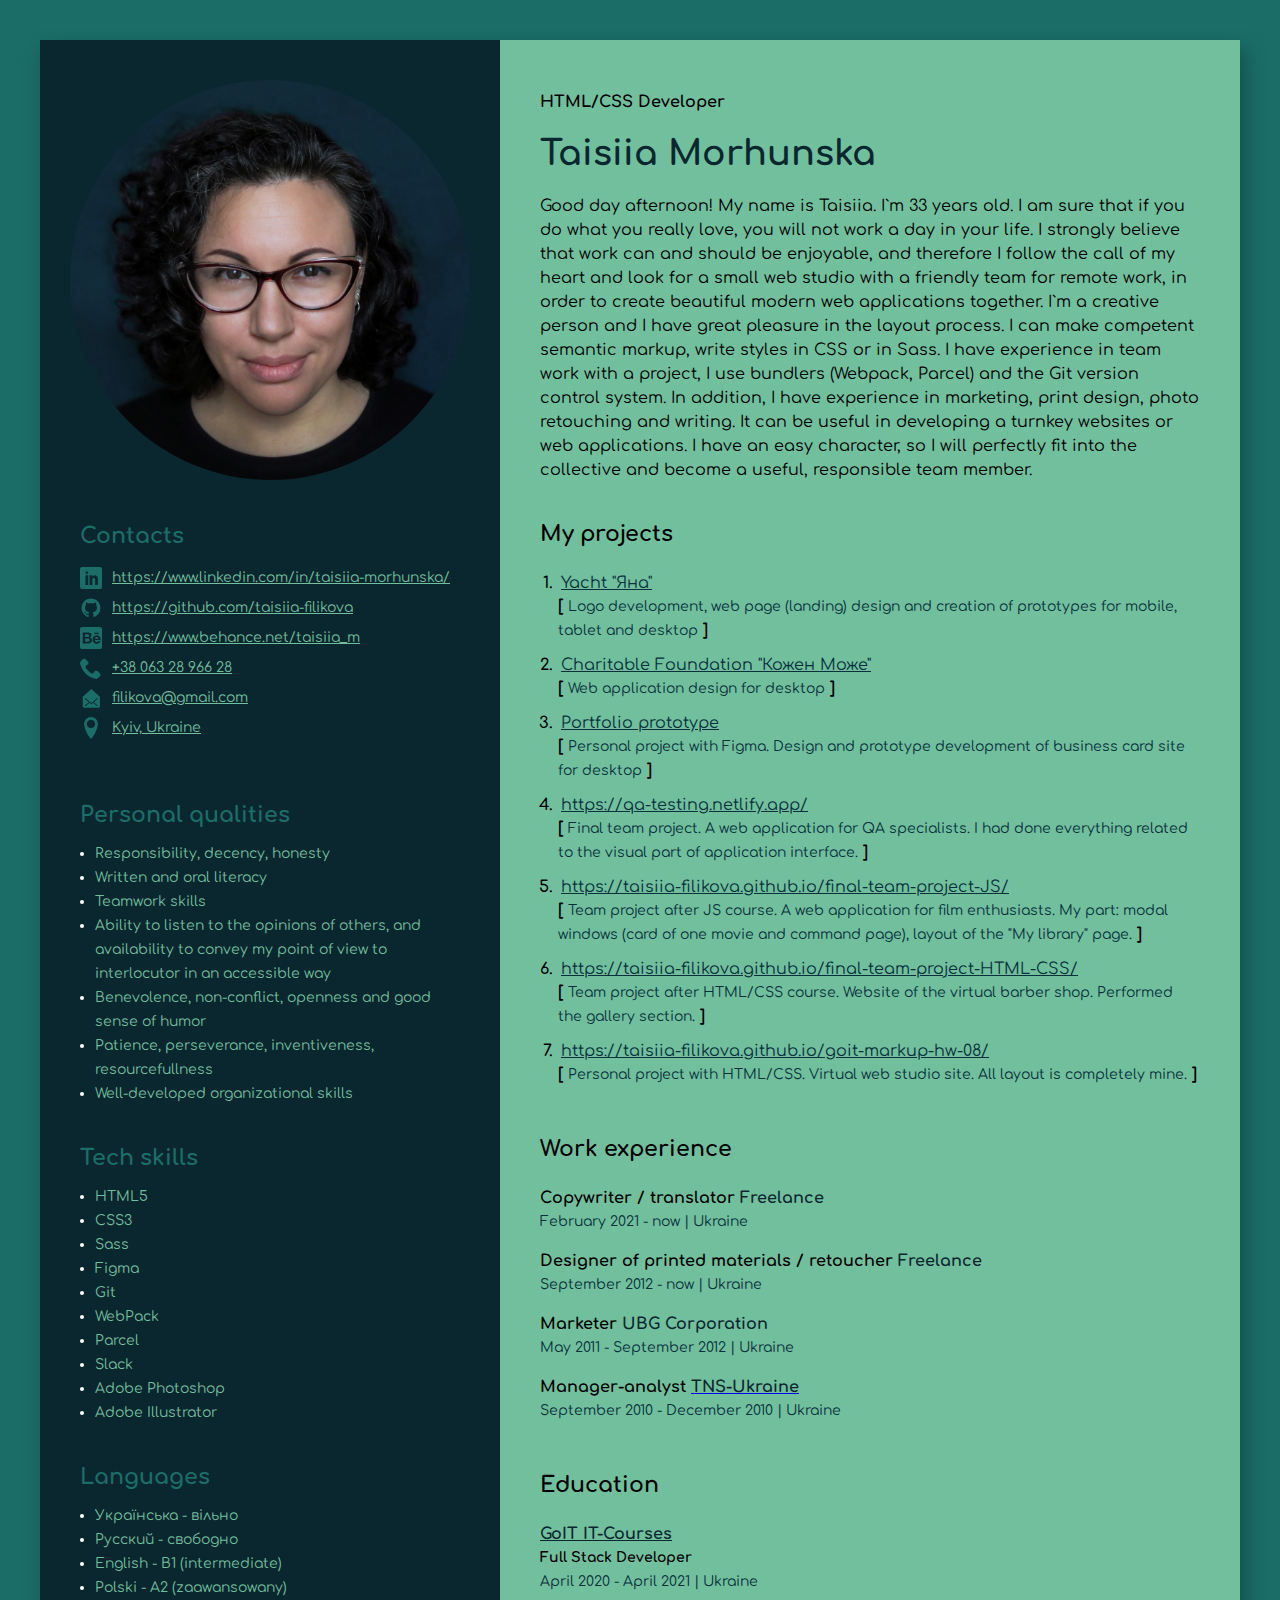
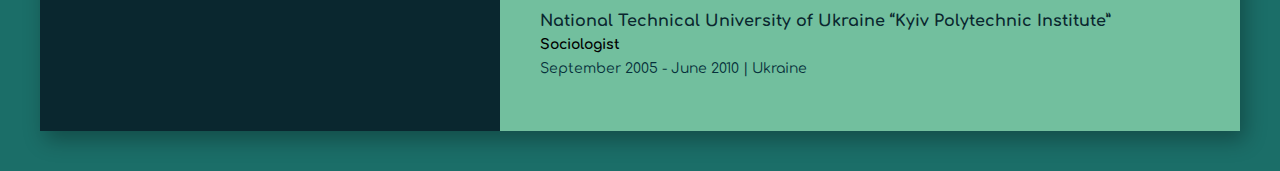
<file: index.html>
<!DOCTYPE html>
<html lang="en">

<head>
  <meta charset="UTF-8" />
  <meta name="viewport" content="width=device-width, initial-scale=1.0" />
  <title>Taisiia Morhunska resume</title>
  <link rel="stylesheet" href="./css/style.css" />
  <link href="https://fonts.googleapis.com/css?family=Comfortaa&display=swap" rel="stylesheet" />
  <link rel="stylesheet" href="https://github.com/taisiia-filikova">
</head>

<body>
  <!--main conteiner-->
  <div class="wrapper">
    <aside class="sidebar">
      <img class="photo" src="./img/tm.jpg" alt="Taisiia's Photo" />

      <!--contacts conteiner-->
      <div class="contacts-conteiner">
        <h3 class="contacts-title">Contacts</h3>
        <div class="contacts">
          <svg width="22" height="22" class="icon">
            <use href="./img/sprite.svg#linkedin"></use>
          </svg>
          <a href="https://www.linkedin.com/in/taisiia-morhunska/" class="contacts-link">
            https://www.linkedin.com/in/taisiia-morhunska/
          </a>
        </div>
        <div class="contacts">
          <svg width="22" height="22" class="icon">
            <use href="./img/sprite.svg#github"></use>
          </svg>
          <a href="https://github.com/taisiia-filikova" class="contacts-link">
            https://github.com/taisiia-filikova</a>
        </div>
        <div class="contacts">
          <svg width="22" height="22" class="icon">
            <use href="./img/sprite.svg#behance"></use>
          </svg>
          <a href="https://www.behance.net/taisiia_m" class="contacts-link">
            https://www.behance.net/taisiia_m
          </a>
        </div>
        <div class="contacts">
          <svg width="22" height="22" class="icon">
            <use href="./img/sprite.svg#phone"></use>
          </svg>
          <a class="contacts-link" href="tel:+380632896628">+38 063 28 966 28</a>
        </div>
        <div class="contacts">
          <svg width="22" height="22" class="icon">
            <use href="./img/sprite.svg#mail"></use>
          </svg>
          <a class="contacts-link" href="mailto:filikova@gmail.com">filikova@gmail.com</a>
        </div>
        <div class="contacts">
          <svg width="22" height="22" class="icon">
            <use href="./img/sprite.svg#location"></use>
          </svg>
          <a href="https://www.google.com/maps/place/%D0%9A%D0%B8%D0%B5%D0%B2,+02000/@50.401699,30.252512,10z/data=!3m1!4b1!4m5!3m4!1s0x40d4cf4ee15a4505:0x764931d2170146fe!8m2!3d50.4501!4d30.5234"
            class="contacts-link">
            Kyiv, Ukraine
          </a>
        </div>
      </div>

      <!--my own skills conteiner-->
      <div class="my-own-skills-conteiner">
        <h3 class="my-own-skills-title">Personal qualities</h3>
        <ul>
          <li class="my-own-skills-item">
            <span class="my-own-skills-text">Responsibility, decency, honesty
            </span>
          </li>
          <li class="my-own-skills-item">
            <span class="my-own-skills-text">Written and oral literacy</span>
          </li>
          <li class="my-own-skills-item">
            <span class="my-own-skills-text">Teamwork skills</span>
          </li>
          <li class="my-own-skills-item">
            <span class="my-own-skills-text">Ability to listen to the opinions of others, and availability to convey my
              point of view to interlocutor in an
              accessible way</span>
          </li>
          <li class="my-own-skills-item">
            <span class="my-own-skills-text">Benevolence, non-conflict, openness and good sense of humor</span>
          </li>
          <li class="my-own-skills-item">
            <span class="my-own-skills-text">Patience, perseverance, inventiveness,
              resourcefullness</span>
          </li>
          <li class="my-own-skills-item">
            <span class="my-own-skills-text">Well-developed organizational skills</span>
          </li>
        </ul>
      </div>

      <!-- tech skills conteiner-->
      <div class="tech-skills-conteiner">
        <h3 class="tech-skills-title">Tech skills</h3>
        <ul>
          <li class="tech-skills-item">
            <span class="tech-skills-text">HTML5</span>
          </li>
          <li class="tech-skills-item">
            <span class="tech-skills-text">CSS3</span>
          </li>
          <li class="tech-skills-item">
            <span class="tech-skills-text">Sass</span>
          </li>
          <li class="tech-skills-item">
            <span class="tech-skills-text">Figma</span>
          </li>
          <li class="tech-skills-item">
            <span class="tech-skills-text">Git</span>
          </li>
          <li class="tech-skills-item">
            <span class="tech-skills-text">WebPack</span>
          </li>
          <li class="tech-skills-item">
            <span class="tech-skills-text">Parcel</span>
          </li>
          <li class="tech-skills-item">
            <span class="tech-skills-text">Slack</span>
          </li>
          <li class="tech-skills-item">
            <span class="tech-skills-text">Adobe Photoshop</span>
          </li>
          <li class="tech-skills-item">
            <span class="tech-skills-text">Adobe Illustrator</span>
          </li>
        </ul>
      </div>

      <!-- tech skills conteiner-->
      <div class="tech-skills-conteiner">
        <h3 class="tech-skills-title">Languages</h3>
        <ul>
          <li class="tech-skills-item">
            <span class="tech-skills-text">Українська - вільно</span>
          </li>
          <li class="tech-skills-item">
            <span class="tech-skills-text">Русский - свободно</span>
          </li>
          <li class="tech-skills-item">
            <span class="tech-skills-text">English - B1 (intermediate)</span>
          </li>
          <li class="tech-skills-item">
            <span class="tech-skills-text">Polski - A2 (zaawansowany)</span>
          </li>
        </ul>
      </div>

    </aside>


    <!-- about me container-->
    <div class="about-me-conteiner">
      <!-- about me main info-->
      <div class="info-conteiner">
        <h2 class="profession">HTML/CSS Developer</h2>
        <h1 class="name">Taisiia Morhunska</h1>
        <p class="description">
          Good day afternoon! My name is Taisiia. I`m 33 years old. I am sure that if you do what you really love, you
          will not
          work a day in your life. I strongly believe that work can and should be enjoyable, and therefore I follow the
          call of my
          heart and look for a small web studio with a friendly team for remote work, in order to create beautiful
          modern web
          applications together. I`m a creative person and I have great pleasure in the layout process. I can make
          competent
          semantic markup, write styles in CSS or in Sass. I have experience in team work with a project, I use bundlers
          (Webpack,
          Parcel) and the Git version control system. In addition, I have experience in marketing, print design, photo
          retouching
          and writing. It can be useful in developing a turnkey websites or web applications. I have an easy character,
          so I will
          perfectly fit into the collective and become a useful, responsible team member.
        </p>
      </div>

      <!-- project conteiner -->
      <div class="project-conteiner">
        <h3 class="about-me-title">My projects</h3>
        <ol>
          <li class="project-item">
            <a class="project-link"
              href="https://www.behance.net/gallery/130945597/jana-Web-designprototype-of-landing-page-for-yacht"
              target="_blank">Yacht "Яна"</a><br>
            <!-- <span class="dots">............</span> -->
            <span><b>[ </b><span class="tech-name">Logo development, web page (landing) design and creation of
                prototypes for mobile, tablet and desktop</span><b> ]</b></span>
          </li>
          <li class="project-item">
            <a class="project-link"
              href="https://www.behance.net/gallery/130639759/kozhen-mozhe-Web-design-for-the-charity-foundation"
              target="_blank">Charitable Foundation "Кожен Може"</a><br>
            <!-- <span class="dots">............</span> -->
            <span><b>[ </b><span class="tech-name">Web application design for
                desktop</span><b> ]</b></span>
          </li>
          <li class="project-item">
            <a class="project-link"
              href="https://www.behance.net/gallery/129639115/Educational-project-Portfolio-website-prototype"
              target="_blank">Portfolio prototype
            </a><br>
            <!-- <span class="dots">............</span> -->
            <span><b>[ </b><span class="tech-name">Personal project with Figma. Design and prototype development of
                business card site for
                desktop</span><b> ]</b></span>
          </li>
          <li class="project-item">
            <a class="project-link" href="https://qa-testing.netlify.app/">https://qa-testing.netlify.app/</a><br>
            <!-- <span. class="dots">..................................................................</span> -->
            <span><b>[ </b><span class="tech-name">Final team project. A web application for QA specialists. I had done
                everything related to the visual part of
                application interface.</span><b>
                ]</b></span>
          </li>
          <li class="project-item">
            <a class="project-link"
              href="https://taisiia-filikova.github.io/final-team-project-JS/">https://taisiia-filikova.github.io/final-team-project-JS/</a><br>
            <!-- <span class="dots">................</span> -->
            <span><b>[ </b><span class="tech-name">Team project after JS course. A web application for film enthusiasts.
                My part: modal windows (card of one movie and
                command page), layout of the "My library" page.</span><b> ]</b></span>
          </li>
          <li class="project-item">
            <a class="project-link"
              href="https://taisiia-filikova.github.io/final-team-project-HTML-CSS/">https://taisiia-filikova.github.io/final-team-project-HTML-CSS/</a><br>
            <!-- <span class="dots"></span> -->
            <span><b>[ </b><span class="tech-name">Team project after HTML/CSS course. Website of the virtual barber
                shop. Performed the gallery section.</span><b> ]</b></span>
          </li>
          <li class="project-item">
            <a class="project-link"
              href="https://taisiia-filikova.github.io/goit-markup-hw-08/">https://taisiia-filikova.github.io/goit-markup-hw-08/</a><br>
            <!-- <span class="dots">............</span> -->
            <span><b>[ </b><span class="tech-name">Personal project with HTML/CSS. Virtual web studio site. All layout
                is completely mine.</span><b> ]</b></span>
          </li>
        </ol>
      </div>
      <!--work experience-->
      <div class="about-me-container">
        <h3 class="about-me-title">Work experience</h3>

        <!-- 6th company-->
        <div class="companies">
          <h4 class="profession-title">
            Сopywriter / translator <span class="project-company">Freelance</span>
          </h4>
          <span class="proffesion-time">February 2021 - now | Ukraine</span>
          <!-- <ul class="profession-duties">
            <li class="profession-duties-item">
              написання текстів на задану тематику
            </li>
            <li class="profession-duties-item">
              художній переклад текстів
            </li>
          </ul> -->
        </div>

        <!-- 1st company-->
        <div class="companies">
          <h4 class="profession-title">
            Designer of printed materials / retoucher <span class="project-company">Freelance</span>
          </h4>
          <span class="proffesion-time">September 2012 - now | Ukraine</span>
          <!-- <ul class="profession-duties">
            <li class="profession-duties-item">
              створення дизайну логотипів, друкованої продукцїї
            </li>
            <li class="profession-duties-item">
              підготовка макетів до друку
            </li>
            <li class="profession-duties-item">ретуш фотографій</li>
          </ul> -->
        </div>
        <!-- 2nd company-->
        <!-- <div class="companies">
          <h4 class="profession-title">
            Кравчиня<a href="https://pohvalin.com/"><span class="project-company">
                Pohvalin Leather Workshop</span></a>
          </h4>
          <span class="proffesion-time">грудень 2019 - до цього часу | Україна</span> -->
        <!-- <ul class="profession-duties">
            <li class="profession-duties-item">
              повний цикл створення складних шкіряних аксесуарів (крій, шиття,
              постобробка)
            </li>
            <li class="profession-duties-item">
              участь в конструюванні нових моделей
            </li>
            <li class="profession-duties-item">
              контроль своєчасного і якісного виконання завдань
            </li>
          </ul> -->
        <!-- </div> -->
        <!-- 3d company-->
        <!-- <div class="companies">
          <h4 class="profession-title">
            Кравчиня<a href="https://thewings.com.ua/">
              <span class="project-company">The Wings Leather</span></a>
          </h4>
          <span class="proffesion-time">травень 2018 - грудень 2019 | Україна</span>
          <ul class="profession-duties"> -->
        <!-- <li class="profession-duties-item">шиття аксесуарів зі шкіри</li>
            <li class="profession-duties-item">
              участь в конструюванні нових моделей
            </li>
          </ul> -->
        <!-- </div> -->
        <!-- 4th company-->
        <div class="companies">
          <h4 class="profession-title">
            Marketer <span class="project-company">UBG Corporation</span>
          </h4>
          <span class="proffesion-time">May 2011 - September 2012 | Ukraine</span>
          <!-- <ul class="profession-duties">
            <li class="profession-duties-item">
              виконання заявок на брендовану продукцію, зовнішнє і внутрішнє
              оформлення приміщень
            </li>
            <li class="profession-duties-item">
              складання брифу на виробництво
            </li>
            <li class="profession-duties-item">проведення тендерів</li>
            <li class="profession-duties-item">
              контроль термінів виконання заявок, документообігу із зовнішніми
              підрядниками
            </li>
            <li class="profession-duties-item">створення баз даних</li>
            <li class="profession-duties-item">
              проведення щомісячного моніторингу ринку медичних послуг
            </li>
            <li class="profession-duties-item">
              написання і редагування текстів
            </li>
            <li class="profession-duties-item">
              координування зовнішньої реклами
            </li>
            <li class="profession-duties-item">
              складання аналітичних звітів
            </li>
            <li class="profession-duties-item">
              участь у «мозкових штурмах»: обговорення нових рекламних
              продуктів, ідей для реклами, подарункової продукції та ін.
            </li>
          </ul> -->
        </div>

        <!-- 5th company-->
        <div class="companies">
          <h4 class="profession-title">
            Manager-analyst
            <a href="https://tns-ua.com/">
              <span class="project-company">TNS-Ukraine</span></a>
          </h4>
          <span class="proffesion-time">September 2010 - December 2010 | Ukraine</span>
          <!-- <ul class="profession-duties">
            <li class="profession-duties-item">
              перевірка, перетворення даних
            </li>
            <li class="profession-duties-item">статистичний аналіз</li>
            <li class="profession-duties-item">
              підготовка аналітичних звітів (включаючи корекцію зовнішнього
              вигляду)
            </li>
          </ul> -->
        </div>
      </div>
      <!-- education container-->
      <div class="about-me-container">
        <h3 class="about-me-title">Education</h3>
        <!-- 1t education (потом узнать, почему в браузере перечеркивается отступ) -->
        <div class="study-place1">
          <a class="study-place" href="https://goit.ua/"><span>GoIT IT-Courses</span></a></p>
          <p class="profession-education">Full Stack Developer</p>
          <span class="study-time">April 2020 - April 2021 | Ukraine</span>
        </div>

        <!-- 2nd education-->
        <div>
          <p class="study-place">
            National Technical University of Ukraine “Kyiv Polytechnic Institute”
          </p>
          <p class="profession-education">Sociologist</p>
          <span class="study-time">September 2005 - June 2010 | Ukraine</span>
        </div>
      </div>
    </div>
  </div>
</body>

</html>
</file>
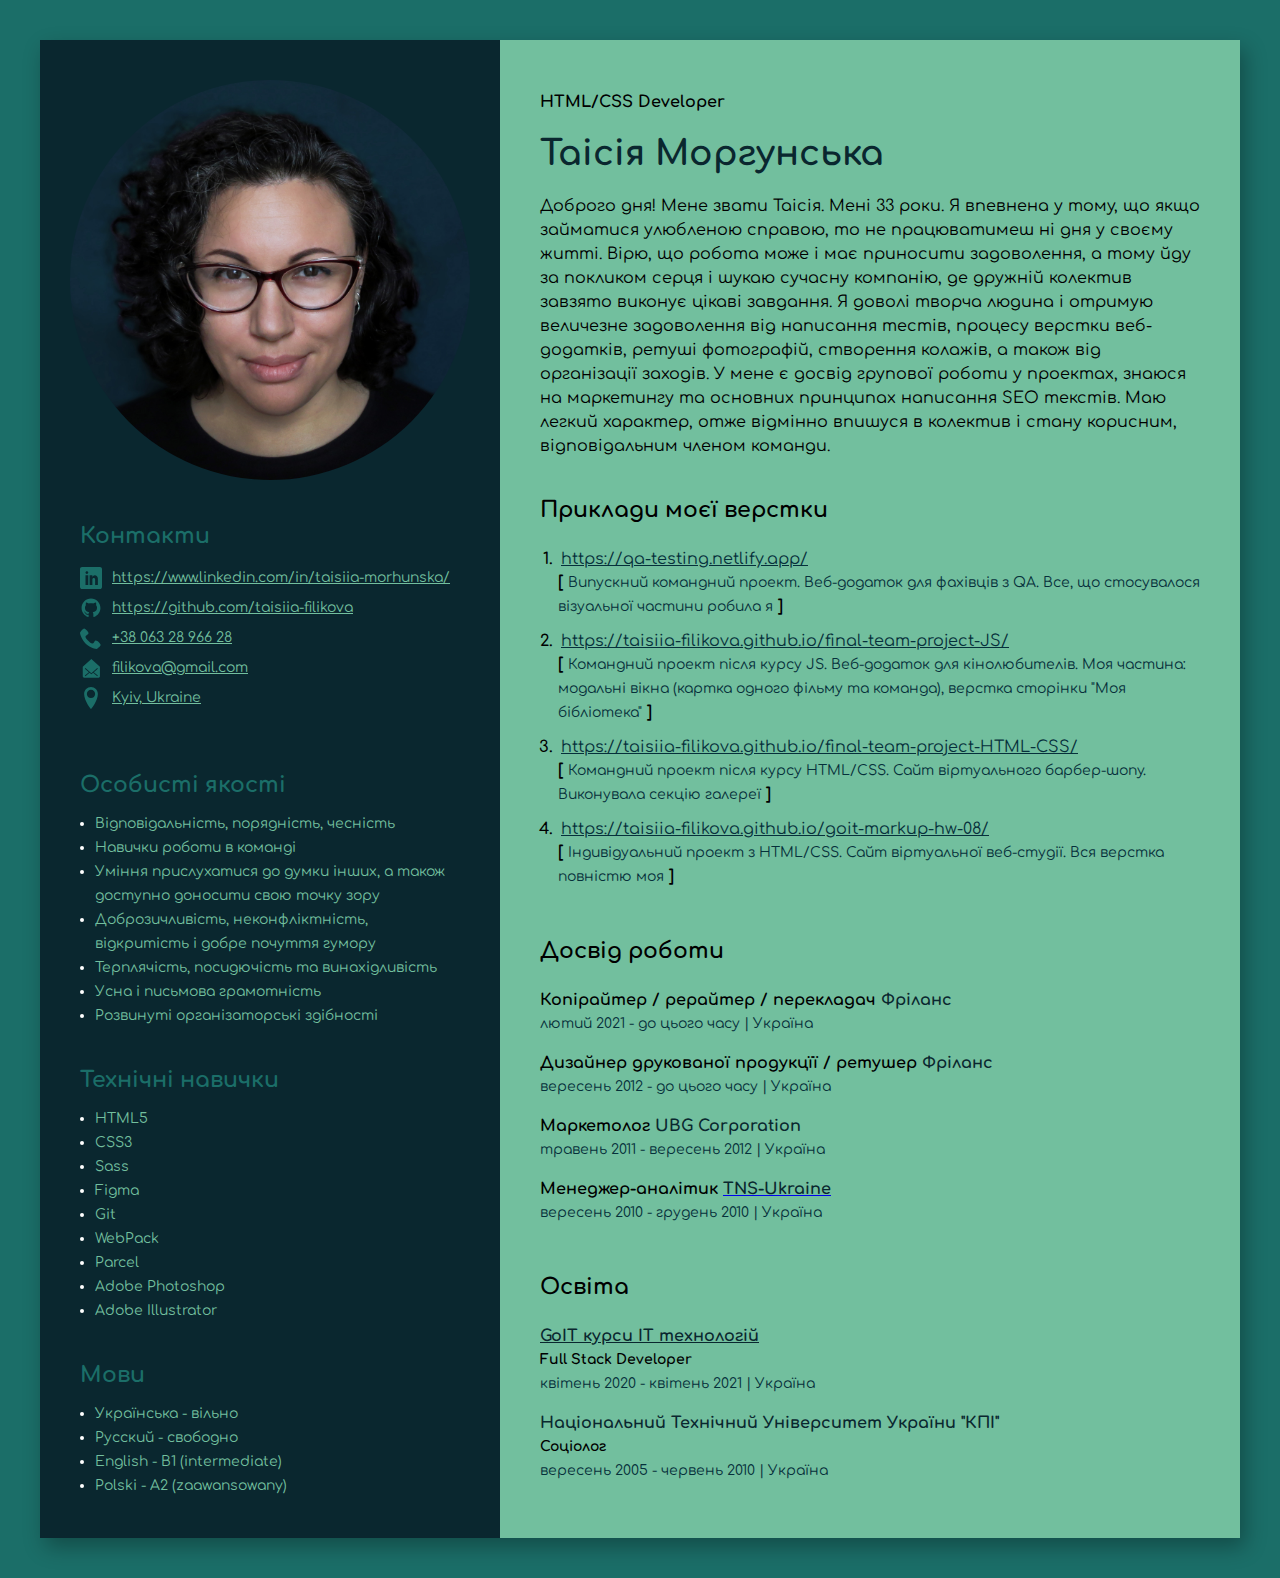
<file: index-ukranian.html>
<!DOCTYPE html>
<html lang="en">

<head>
  <meta charset="UTF-8" />
  <meta name="viewport" content="width=device-width, initial-scale=1.0" />
  <title>Taisiia Morhunska resume</title>
  <link rel="stylesheet" href="./css/style.css" />
  <link href="https://fonts.googleapis.com/css?family=Comfortaa&display=swap" rel="stylesheet" />
  <link rel="stylesheet" href="https://github.com/taisiia-filikova">
</head>

<body>
  <!--main conteiner-->
  <div class="wrapper">
    <aside class="sidebar">
      <img class="photo" src="./img/tm.jpg" alt="Taisiia's Photo" />

      <!--contacts conteiner-->
      <div class="contacts-conteiner">
        <h3 class="contacts-title">Контакти</h3>
        <div class="contacts">
          <svg width="22" height="22" class="icon">
            <use href="./img/sprite.svg#linkedin"></use>
          </svg>
          <a href="https://www.linkedin.com/in/taisiia-morhunska/" class="contacts-link">
            https://www.linkedin.com/in/taisiia-morhunska/
          </a>
        </div>
        <div class="contacts">
          <svg width="22" height="22" class="icon">
            <use href="./img/sprite.svg#github"></use>
          </svg>
          <a href="https://github.com/taisiia-filikova" class="contacts-link">
            https://github.com/taisiia-filikova</a>
        </div>
        <div class="contacts">
          <svg width="22" height="22" class="icon">
            <use href="./img/sprite.svg#phone"></use>
          </svg>
          <a class="contacts-link" href="tel:+380632896628">+38 063 28 966 28</a>
        </div>
        <div class="contacts">
          <svg width="22" height="22" class="icon">
            <use href="./img/sprite.svg#mail"></use>
          </svg>
          <a class="contacts-link" href="mailto:filikova@gmail.com">filikova@gmail.com</a>
        </div>
        <div class="contacts">
          <svg width="22" height="22" class="icon">
            <use href="./img/sprite.svg#location"></use>
          </svg>
          <a href="https://www.google.com/maps/place/%D0%9A%D0%B8%D0%B5%D0%B2,+02000/@50.401699,30.252512,10z/data=!3m1!4b1!4m5!3m4!1s0x40d4cf4ee15a4505:0x764931d2170146fe!8m2!3d50.4501!4d30.5234"
            class="contacts-link">
            Kyiv, Ukraine
          </a>
        </div>
      </div>

      <!--my own skills conteiner-->
      <div class="my-own-skills-conteiner">
        <h3 class="my-own-skills-title">Особисті якості</h3>
        <ul>
          <li class="my-own-skills-item">
            <span class="my-own-skills-text">Відповідальність, порядність, чесність</span>
          </li>
          <li class="my-own-skills-item">
            <span class="my-own-skills-text">Навички роботи в команді</span>
          </li>
          <li class="my-own-skills-item">
            <span class="my-own-skills-text">Уміння прислухатися до думки інших, а також доступно доносити
              свою точку зору</span>
          </li>
          <li class="my-own-skills-item">
            <span class="my-own-skills-text">Доброзичливість, неконфліктність, відкритість і добре почуття
              гумору</span>
          </li>
          <li class="my-own-skills-item">
            <span class="my-own-skills-text">Терплячість, посидючість та винахідливість</span>
          </li>
          <li class="my-own-skills-item">
            <span class="my-own-skills-text">Усна і письмова грамотність </span>
          </li>
          <li class="my-own-skills-item">
            <span class="my-own-skills-text">Розвинуті організаторські здібності</span>
          </li>
        </ul>
      </div>

      <!-- tech skills conteiner-->
      <div class="tech-skills-conteiner">
        <h3 class="tech-skills-title">Технічні навички</h3>
        <ul>
          <li class="tech-skills-item">
            <span class="tech-skills-text">HTML5</span>
          </li>
          <li class="tech-skills-item">
            <span class="tech-skills-text">CSS3</span>
          </li>
          <li class="tech-skills-item">
            <span class="tech-skills-text">Sass</span>
          </li>
          <li class="tech-skills-item">
            <span class="tech-skills-text">Figma</span>
          </li>
          <li class="tech-skills-item">
            <span class="tech-skills-text">Git</span>
          </li>
          <li class="tech-skills-item">
            <span class="tech-skills-text">WebPack</span>
          </li>
          <li class="tech-skills-item">
            <span class="tech-skills-text">Parcel</span>
          </li>
          <li class="tech-skills-item">
            <span class="tech-skills-text">Adobe Photoshop</span>
          </li>
          <li class="tech-skills-item">
            <span class="tech-skills-text">Adobe Illustrator</span>
          </li>
        </ul>
      </div>

      <!-- tech skills conteiner-->
      <div class="tech-skills-conteiner">
        <h3 class="tech-skills-title">Мови</h3>
        <ul>
          <li class="tech-skills-item">
            <span class="tech-skills-text">Українська - вільно</span>
          </li>
          <li class="tech-skills-item">
            <span class="tech-skills-text">Русский - свободно</span>
          </li>
          <li class="tech-skills-item">
            <span class="tech-skills-text">English - B1 (intermediate)</span>
          </li>
          <li class="tech-skills-item">
            <span class="tech-skills-text">Polski - A2 (zaawansowany)</span>
          </li>
        </ul>
      </div>

    </aside>


    <!-- about me container-->
    <div class="about-me-conteiner">
      <!-- about me main info-->
      <div class="info-conteiner">
        <h2 class="profession">HTML/CSS Developer</h2>
        <h1 class="name">Таісія Моргунська</h1>
        <p class="description">
          <!-- Доброго дня! Мене звати Таісія. Мені 33 роки. Я впевнена у тому, що якщо займатися
          улюбленою справою, то не
          працюватимеш ні дня у своєму житті. Вірю, що робота може і має приносити задоволення, а тому йду за покликом
          серця і
          шукаю для віддаленої праці невелику веб-студію з дружнім колективом аби разом створювати гарні сучасні
          веб-додатки. Я
          творча людина і отримую величезне задоволення від процесу верстки. Вмію зробити грамотну семантичну розмітку,
          прописати
          стилі як у CSS, так і у Sass. Розуміюся на адаптивній, кросс браузерній верстці. Маю досвід групової роботи з
          проектом,
          користуюся
          пакувальниками (Webpack, Parcel) і системою контролю версій Git. Крім того, знаюся на маркетингу, дизайні
          друкованої
          продукції, ретуші фотографій та написанні текстів, що може стати у нагоді під час розробки сайту під ключ. Маю
          легкий
          характер, отже відмінно впишуся в колектив і стану корисним, відповідальним членом команди. -->
          Доброго дня! Мене звати Таісія. Мені 33 роки. Я впевнена у тому, що якщо займатися улюбленою справою, то не
          працюватимеш
          ні дня у своєму житті. Вірю, що робота може і має приносити задоволення, а тому йду за покликом серця і шукаю
          сучасну
          компанію, де дружній колектив завзято виконує цікаві завдання. Я доволі творча людина і отримую величезне
          задоволення
          від написання тестів, процесу верстки веб-додатків, ретуші фотографій, створення колажів, а також від
          організації
          заходів. У мене є досвід групової роботи у проектах, знаюся на маркетингу та основних принципах написання SEO
          текстів.
          Маю легкий характер, отже відмінно впишуся в колектив і стану корисним, відповідальним членом команди.
        </p>
      </div>

      <!-- project conteiner -->
      <div class="project-conteiner">
        <h3 class="about-me-title">Приклади моєї верстки</h3>
        <ol>
          <li class="project-item">
            <a class="project-link" href="https://qa-testing.netlify.app/">https://qa-testing.netlify.app/</a><br>
            <!-- <span. class="dots">..................................................................</span> -->
            <span><b>[ </b><span class="tech-name">Випускний командний проект. Веб-додаток для фахівців з QA. Все, що
                стосувалося візуальної частини робила я</span><b>
                ]</b></span>
          </li>
          <li class="project-item">
            <a class="project-link"
              href="https://taisiia-filikova.github.io/final-team-project-JS/">https://taisiia-filikova.github.io/final-team-project-JS/</a><br>
            <!-- <span class="dots">................</span> -->
            <span><b>[ </b><span class="tech-name">Командний проект після курсу JS. Веб-додаток для кінолюбителів. Моя
                частина: модальні вікна (картка
                одного фільму та команда), верстка сторінки "Моя бібліотека"</span><b> ]</b></span>
          </li>
          <li class="project-item">
            <a class="project-link"
              href="https://taisiia-filikova.github.io/final-team-project-HTML-CSS/">https://taisiia-filikova.github.io/final-team-project-HTML-CSS/</a><br>
            <!-- <span class="dots"></span> -->
            <span><b>[ </b><span class="tech-name">Командний проект після курсу HTML/CSS. Сайт віртуального барбер-шопу.
                Виконувала секцію галереї</span><b> ]</b></span>
          </li>
          <li class="project-item">
            <a class="project-link"
              href="https://taisiia-filikova.github.io/goit-markup-hw-08/">https://taisiia-filikova.github.io/goit-markup-hw-08/</a><br>
            <!-- <span class="dots">............</span> -->
            <span><b>[ </b><span class="tech-name">Індивідуальний проект з HTML/CSS. Сайт віртуальної веб-студії. Вся
                верстка повністю моя</span><b> ]</b></span>
          </li>
        </ol>
      </div>
      <!--work experience-->
      <div class="about-me-container">
        <h3 class="about-me-title">Досвід роботи</h3>

        <!-- 6th company-->
        <div class="companies">
          <h4 class="profession-title">
            Копірайтер / рерайтер / перекладач <span class="project-company">Фріланс</span>
          </h4>
          <span class="proffesion-time">лютий 2021 - до цього часу | Україна</span>
          <!-- <ul class="profession-duties">
            <li class="profession-duties-item">
              написання текстів на задану тематику
            </li>
            <li class="profession-duties-item">
              художній переклад текстів
            </li>
          </ul> -->
        </div>

        <!-- 1st company-->
        <div class="companies">
          <h4 class="profession-title">
            Дизайнер друкованої продукцїї / ретушер <span class="project-company">Фріланс</span>
          </h4>
          <span class="proffesion-time">вересень 2012 - до цього часу | Україна</span>
          <!-- <ul class="profession-duties">
            <li class="profession-duties-item">
              створення дизайну логотипів, друкованої продукцїї
            </li>
            <li class="profession-duties-item">
              підготовка макетів до друку
            </li>
            <li class="profession-duties-item">ретуш фотографій</li>
          </ul> -->
        </div>
        <!-- 2nd company-->
        <!-- <div class="companies">
          <h4 class="profession-title">
            Кравчиня<a href="https://pohvalin.com/"><span class="project-company">
                Pohvalin Leather Workshop</span></a>
          </h4>
          <span class="proffesion-time">грудень 2019 - до цього часу | Україна</span> -->
        <!-- <ul class="profession-duties">
            <li class="profession-duties-item">
              повний цикл створення складних шкіряних аксесуарів (крій, шиття,
              постобробка)
            </li>
            <li class="profession-duties-item">
              участь в конструюванні нових моделей
            </li>
            <li class="profession-duties-item">
              контроль своєчасного і якісного виконання завдань
            </li>
          </ul> -->
        <!-- </div> -->
        <!-- 3d company-->
        <!-- <div class="companies">
          <h4 class="profession-title">
            Кравчиня<a href="https://thewings.com.ua/">
              <span class="project-company">The Wings Leather</span></a>
          </h4>
          <span class="proffesion-time">травень 2018 - грудень 2019 | Україна</span>
          <ul class="profession-duties"> -->
        <!-- <li class="profession-duties-item">шиття аксесуарів зі шкіри</li>
            <li class="profession-duties-item">
              участь в конструюванні нових моделей
            </li>
          </ul> -->
        <!-- </div> -->
        <!-- 4th company-->
        <div class="companies">
          <h4 class="profession-title">
            Маркетолог <span class="project-company">UBG Corporation</span>
          </h4>
          <span class="proffesion-time">травень 2011 - вересень 2012 | Україна</span>
          <!-- <ul class="profession-duties">
            <li class="profession-duties-item">
              виконання заявок на брендовану продукцію, зовнішнє і внутрішнє
              оформлення приміщень
            </li>
            <li class="profession-duties-item">
              складання брифу на виробництво
            </li>
            <li class="profession-duties-item">проведення тендерів</li>
            <li class="profession-duties-item">
              контроль термінів виконання заявок, документообігу із зовнішніми
              підрядниками
            </li>
            <li class="profession-duties-item">створення баз даних</li>
            <li class="profession-duties-item">
              проведення щомісячного моніторингу ринку медичних послуг
            </li>
            <li class="profession-duties-item">
              написання і редагування текстів
            </li>
            <li class="profession-duties-item">
              координування зовнішньої реклами
            </li>
            <li class="profession-duties-item">
              складання аналітичних звітів
            </li>
            <li class="profession-duties-item">
              участь у «мозкових штурмах»: обговорення нових рекламних
              продуктів, ідей для реклами, подарункової продукції та ін.
            </li>
          </ul> -->
        </div>

        <!-- 5th company-->
        <div class="companies">
          <h4 class="profession-title">
            Менеджер-аналітик
            <a href="https://tns-ua.com/">
              <span class="project-company">TNS-Ukraine</span></a>
          </h4>
          <span class="proffesion-time">вересень 2010 - грудень 2010 | Україна</span>
          <!-- <ul class="profession-duties">
            <li class="profession-duties-item">
              перевірка, перетворення даних
            </li>
            <li class="profession-duties-item">статистичний аналіз</li>
            <li class="profession-duties-item">
              підготовка аналітичних звітів (включаючи корекцію зовнішнього
              вигляду)
            </li>
          </ul> -->
        </div>
      </div>
      <!-- education container-->
      <div class="about-me-container">
        <h3 class="about-me-title">Освіта</h3>
        <!-- 1t education (потом узнать, почему в браузере перечеркивается отступ) -->
        <div class="study-place1">
          <a class="study-place" href="https://goit.ua/"><span>GoIT курси IT технологій</span></a></p>
          <p class="profession-education">Full Stack Developer</p>
          <span class="study-time">квітень 2020 - квітень 2021 | Україна</span>
        </div>

        <!-- 2nd education-->
        <div>
          <p class="study-place">
            Національний Технічний Університет України "КПІ"
          </p>
          <p class="profession-education">Соціолог</p>
          <span class="study-time">вересень 2005 - червень 2010 | Україна</span>
        </div>
      </div>
    </div>
  </div>
</body>

</html>
</file>
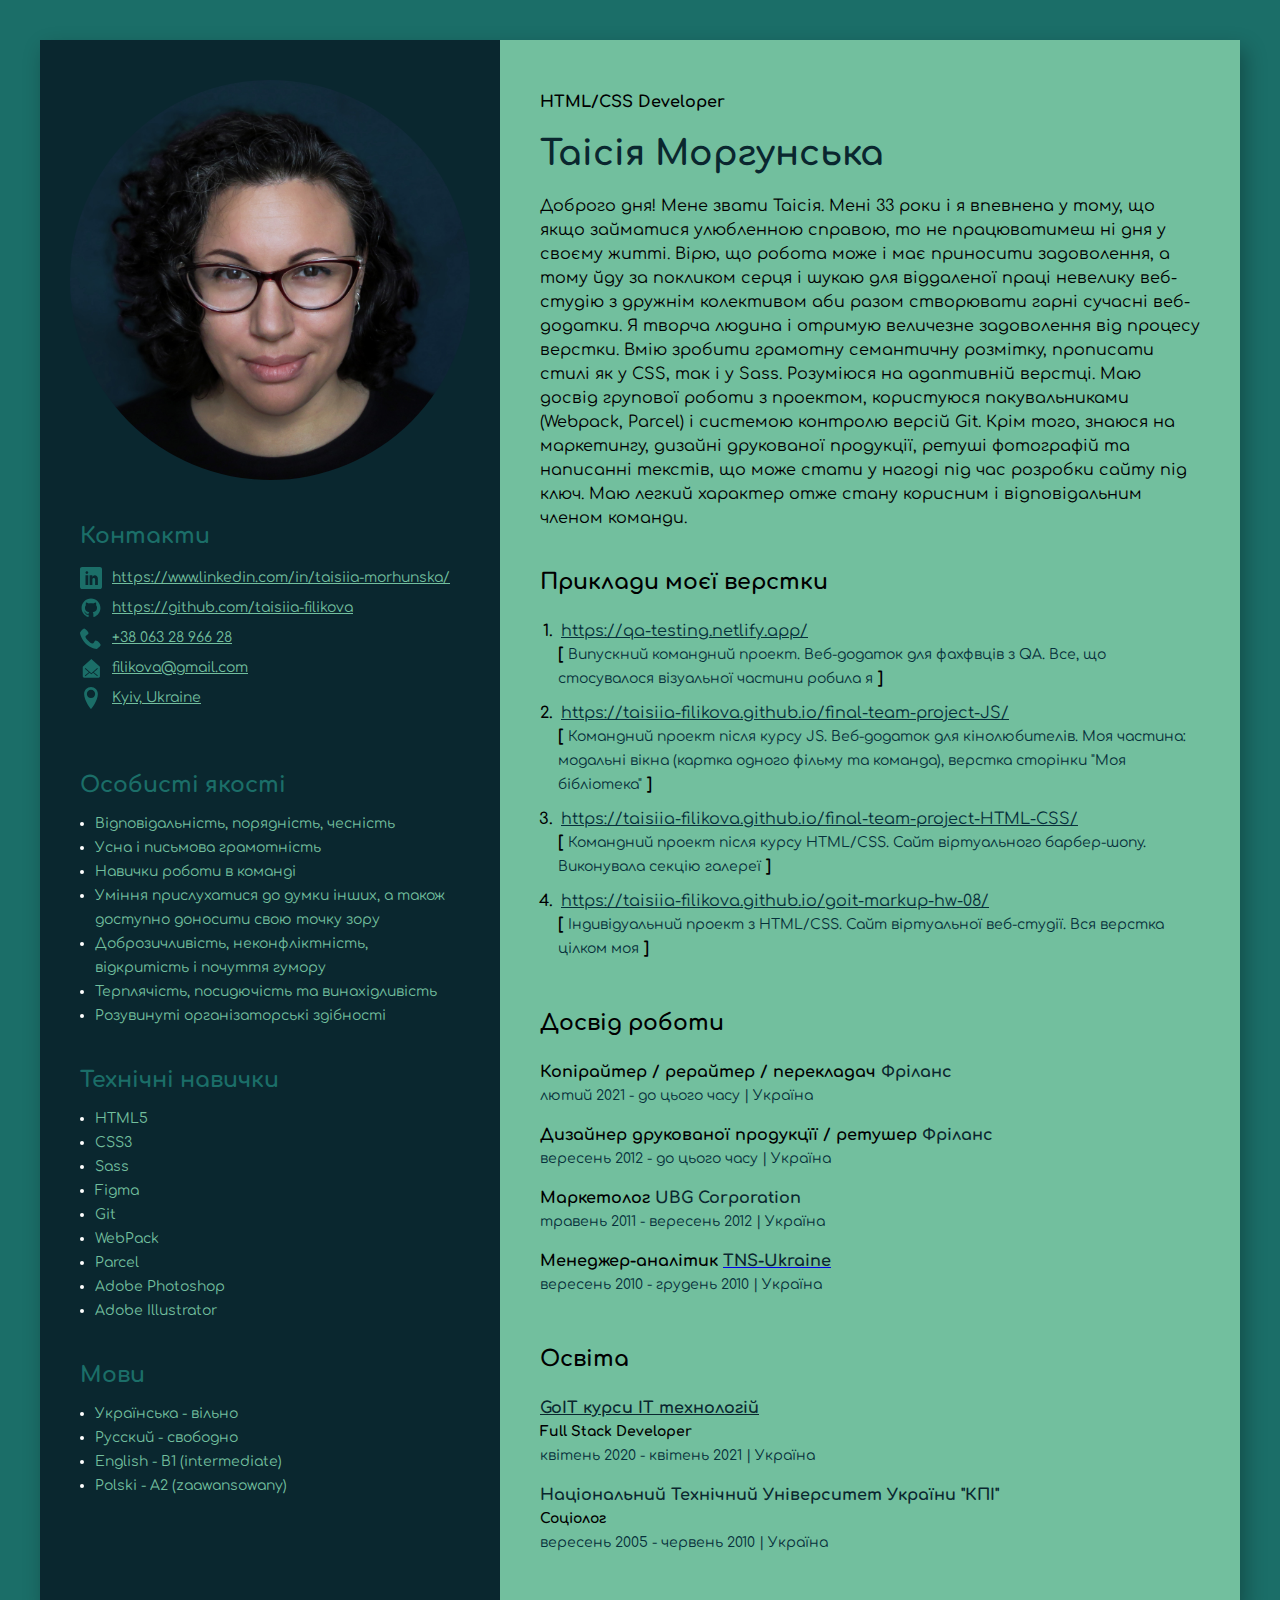
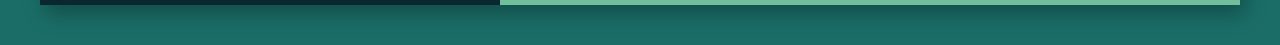
<file: index2.html>
<!DOCTYPE html>
<html lang="en">

<head>
  <meta charset="UTF-8" />
  <meta name="viewport" content="width=device-width, initial-scale=1.0" />
  <title>Taisiia Morhunska resume</title>
  <link rel="stylesheet" href="./css/style.css" />
  <link href="https://fonts.googleapis.com/css?family=Comfortaa&display=swap" rel="stylesheet" />
  <link rel="stylesheet" href="https://github.com/taisiia-filikova">
</head>

<body>
  <!--main conteiner-->
  <div class="wrapper">
    <aside class="sidebar">
      <img class="photo" src="./img/tm.jpg" alt="Taisiia's Photo" />

      <!--contacts conteiner-->
      <div class="contacts-conteiner">
        <h3 class="contacts-title">Контакти</h3>
        <div class="contacts">
          <svg width="22" height="22" class="icon">
            <use href="./img/sprite.svg#linkedin"></use>
          </svg>
          <a href="https://www.linkedin.com/in/taisiia-morhunska/" class="contacts-link">
            https://www.linkedin.com/in/taisiia-morhunska/
          </a>
        </div>
        <div class="contacts">
          <svg width="22" height="22" class="icon">
            <use href="./img/sprite.svg#github"></use>
          </svg>
          <a href="https://github.com/taisiia-filikova" class="contacts-link">
            https://github.com/taisiia-filikova</a>
        </div>
        <div class="contacts">
          <svg width="22" height="22" class="icon">
            <use href="./img/sprite.svg#phone"></use>
          </svg>
          <a class="contacts-link" href="tel:+380632896628">+38 063 28 966 28</a>
        </div>
        <div class="contacts">
          <svg width="22" height="22" class="icon">
            <use href="./img/sprite.svg#mail"></use>
          </svg>
          <a class="contacts-link" href="mailto:filikova@gmail.com">filikova@gmail.com</a>
        </div>
        <div class="contacts">
          <svg width="22" height="22" class="icon">
            <use href="./img/sprite.svg#location"></use>
          </svg>
          <a href="https://www.google.com/maps/place/%D0%9A%D0%B8%D0%B5%D0%B2,+02000/@50.401699,30.252512,10z/data=!3m1!4b1!4m5!3m4!1s0x40d4cf4ee15a4505:0x764931d2170146fe!8m2!3d50.4501!4d30.5234"
            class="contacts-link">
            Kyiv, Ukraine
          </a>
        </div>
      </div>

      <!--my own skills conteiner-->
      <div class="my-own-skills-conteiner">
        <h3 class="my-own-skills-title">Особисті якості</h3>
        <ul>
          <li class="my-own-skills-item">
            <span class="my-own-skills-text">Відповідальність, порядність, чесність</span>
          </li>
          <li class="my-own-skills-item">
            <span class="my-own-skills-text">Усна і письмова грамотність </span>
          </li>
          <li class="my-own-skills-item">
            <span class="my-own-skills-text">Навички роботи в команді</span>
          </li>
          <li class="my-own-skills-item">
            <span class="my-own-skills-text">Уміння прислухатися до думки інших, а також доступно доносити
              свою точку зору</span>
          </li>
          <li class="my-own-skills-item">
            <span class="my-own-skills-text">Доброзичливість, неконфліктність, відкритість і почуття
              гумору</span>
          </li>
          <li class="my-own-skills-item">
            <span class="my-own-skills-text">Терплячість, посидючість та винахідливість</span>
          </li>
          <li class="my-own-skills-item">
            <span class="my-own-skills-text">Розувинуті організаторські здібності</span>
          </li>
        </ul>
      </div>

      <!-- tech skills conteiner-->
      <div class="tech-skills-conteiner">
        <h3 class="tech-skills-title">Технічні навички</h3>
        <ul>
          <li class="tech-skills-item">
            <span class="tech-skills-text">HTML5</span>
          </li>
          <li class="tech-skills-item">
            <span class="tech-skills-text">CSS3</span>
          </li>
          <li class="tech-skills-item">
            <span class="tech-skills-text">Sass</span>
          </li>
          <li class="tech-skills-item">
            <span class="tech-skills-text">Figma</span>
          </li>
          <li class="tech-skills-item">
            <span class="tech-skills-text">Git</span>
          </li>
          <li class="tech-skills-item">
            <span class="tech-skills-text">WebPack</span>
          </li>
          <li class="tech-skills-item">
            <span class="tech-skills-text">Parcel</span>
          </li>
          <li class="tech-skills-item">
            <span class="tech-skills-text">Adobe Photoshop</span>
          </li>
          <li class="tech-skills-item">
            <span class="tech-skills-text">Adobe Illustrator</span>
          </li>
        </ul>
      </div>

      <!-- tech skills conteiner-->
      <div class="tech-skills-conteiner">
        <h3 class="tech-skills-title">Мови</h3>
        <ul>
          <li class="tech-skills-item">
            <span class="tech-skills-text">Українська - вільно</span>
          </li>
          <li class="tech-skills-item">
            <span class="tech-skills-text">Русский - свободно</span>
          </li>
          <li class="tech-skills-item">
            <span class="tech-skills-text">English - B1 (intermediate)</span>
          </li>
          <li class="tech-skills-item">
            <span class="tech-skills-text">Polski - A2 (zaawansowany)</span>
          </li>
        </ul>
      </div>

    </aside>


    <!-- about me container-->
    <div class="about-me-conteiner">
      <!-- about me main info-->
      <div class="info-conteiner">
        <h2 class="profession">HTML/CSS Developer</h2>
        <h1 class="name">Таісія Моргунська</h1>
        <p class="description">Доброго дня! Мене звати Таісія. Мені 33 роки і я впевнена у тому, що якщо займатися
          улюбленною справою, то не
          працюватимеш ні дня у своєму житті. Вірю, що робота може і має приносити задоволення, а тому йду за покликом
          серця і
          шукаю для віддаленої праці невелику веб-студію з дружнім колективом аби разом створювати гарні сучасні
          веб-додатки. Я
          творча людина і отримую величезне задоволення від процесу верстки. Вмію зробити грамотну семантичну розмітку,
          прописати
          стилі як у CSS, так і у Sass. Розуміюся на адаптивній верстці. Маю досвід групової роботи з проектом,
          користуюся
          пакувальниками (Webpack, Parcel) і системою контролю версій Git. Крім того, знаюся на маркетингу, дизайні
          друкованої
          продукції, ретуші фотографій та написанні текстів, що може стати у нагоді під час розробки сайту під ключ. Маю
          легкий
          характер отже стану корисним і відповідальним членом команди.
        </p>
      </div>

      <!-- project conteiner -->
      <div class="project-conteiner">
        <h3 class="about-me-title">Приклади моєї верстки</h3>
        <ol>
          <li class="project-item">
            <a class="project-link" href="https://qa-testing.netlify.app/">https://qa-testing.netlify.app/</a><br>
            <!-- <span. class="dots">..................................................................</span> -->
            <span><b>[ </b><span class="tech-name">Випускний командний проект. Веб-додаток для фахфвців з QA. Все, що
                стосувалося візуальної частини робила я</span><b>
                ]</b></span>
          </li>
          <li class="project-item">
            <a class="project-link"
              href="https://taisiia-filikova.github.io/final-team-project-JS/">https://taisiia-filikova.github.io/final-team-project-JS/</a><br>
            <!-- <span class="dots">................</span> -->
            <span><b>[ </b><span class="tech-name">Командний проект після курсу JS. Веб-додаток для кінолюбителів. Моя
                частина: модальні вікна (картка
                одного фільму та команда), верстка сторінки "Моя бібліотека"</span><b> ]</b></span>
          </li>
          <li class="project-item">
            <a class="project-link"
              href="https://taisiia-filikova.github.io/final-team-project-HTML-CSS/">https://taisiia-filikova.github.io/final-team-project-HTML-CSS/</a><br>
            <!-- <span class="dots"></span> -->
            <span><b>[ </b><span class="tech-name">Командний проект після курсу HTML/CSS. Сайт віртуального барбер-шопу.
                Виконувала секцію галереї</span><b> ]</b></span>
          </li>
          <li class="project-item">
            <a class="project-link"
              href="https://taisiia-filikova.github.io/goit-markup-hw-08/">https://taisiia-filikova.github.io/goit-markup-hw-08/</a><br>
            <!-- <span class="dots">............</span> -->
            <span><b>[ </b><span class="tech-name">Індивідуальний проект з HTML/CSS. Сайт віртуальної веб-студії. Вся
                верстка цілком моя</span><b> ]</b></span>
          </li>
        </ol>
      </div>
      <!--work experience-->
      <div class="about-me-container">
        <h3 class="about-me-title">Досвід роботи</h3>

        <!-- 6th company-->
        <div class="companies">
          <h4 class="profession-title">
            Копірайтер / рерайтер / перекладач <span class="project-company">Фріланс</span>
          </h4>
          <span class="proffesion-time">лютий 2021 - до цього часу | Україна</span>
          <!-- <ul class="profession-duties">
            <li class="profession-duties-item">
              написання текстів на задану тематику
            </li>
            <li class="profession-duties-item">
              художній переклад текстів
            </li>
          </ul> -->
        </div>

        <!-- 1st company-->
        <div class="companies">
          <h4 class="profession-title">
            Дизайнер друкованої продукцїї / ретушер <span class="project-company">Фріланс</span>
          </h4>
          <span class="proffesion-time">вересень 2012 - до цього часу | Україна</span>
          <!-- <ul class="profession-duties">
            <li class="profession-duties-item">
              створення дизайну логотипів, друкованої продукцїї
            </li>
            <li class="profession-duties-item">
              підготовка макетів до друку
            </li>
            <li class="profession-duties-item">ретуш фотографій</li>
          </ul> -->
        </div>
        <!-- 2nd company-->
        <!-- <div class="companies">
          <h4 class="profession-title">
            Кравчиня<a href="https://pohvalin.com/"><span class="project-company">
                Pohvalin Leather Workshop</span></a>
          </h4>
          <span class="proffesion-time">грудень 2019 - до цього часу | Україна</span> -->
        <!-- <ul class="profession-duties">
            <li class="profession-duties-item">
              повний цикл створення складних шкіряних аксесуарів (крій, шиття,
              постобробка)
            </li>
            <li class="profession-duties-item">
              участь в конструюванні нових моделей
            </li>
            <li class="profession-duties-item">
              контроль своєчасного і якісного виконання завдань
            </li>
          </ul> -->
        <!-- </div> -->
        <!-- 3d company-->
        <!-- <div class="companies">
          <h4 class="profession-title">
            Кравчиня<a href="https://thewings.com.ua/">
              <span class="project-company">The Wings Leather</span></a>
          </h4>
          <span class="proffesion-time">травень 2018 - грудень 2019 | Україна</span>
          <ul class="profession-duties"> -->
        <!-- <li class="profession-duties-item">шиття аксесуарів зі шкіри</li>
            <li class="profession-duties-item">
              участь в конструюванні нових моделей
            </li>
          </ul> -->
        <!-- </div> -->
        <!-- 4th company-->
        <div class="companies">
          <h4 class="profession-title">
            Маркетолог <span class="project-company">UBG Corporation</span>
          </h4>
          <span class="proffesion-time">травень 2011 - вересень 2012 | Україна</span>
          <!-- <ul class="profession-duties">
            <li class="profession-duties-item">
              виконання заявок на брендовану продукцію, зовнішнє і внутрішнє
              оформлення приміщень
            </li>
            <li class="profession-duties-item">
              складання брифу на виробництво
            </li>
            <li class="profession-duties-item">проведення тендерів</li>
            <li class="profession-duties-item">
              контроль термінів виконання заявок, документообігу із зовнішніми
              підрядниками
            </li>
            <li class="profession-duties-item">створення баз даних</li>
            <li class="profession-duties-item">
              проведення щомісячного моніторингу ринку медичних послуг
            </li>
            <li class="profession-duties-item">
              написання і редагування текстів
            </li>
            <li class="profession-duties-item">
              координування зовнішньої реклами
            </li>
            <li class="profession-duties-item">
              складання аналітичних звітів
            </li>
            <li class="profession-duties-item">
              участь у «мозкових штурмах»: обговорення нових рекламних
              продуктів, ідей для реклами, подарункової продукції та ін.
            </li>
          </ul> -->
        </div>

        <!-- 5th company-->
        <div class="companies">
          <h4 class="profession-title">
            Менеджер-аналітик
            <a href="https://tns-ua.com/">
              <span class="project-company">TNS-Ukraine</span></a>
          </h4>
          <span class="proffesion-time">вересень 2010 - грудень 2010 | Україна</span>
          <!-- <ul class="profession-duties">
            <li class="profession-duties-item">
              перевірка, перетворення даних
            </li>
            <li class="profession-duties-item">статистичний аналіз</li>
            <li class="profession-duties-item">
              підготовка аналітичних звітів (включаючи корекцію зовнішнього
              вигляду)
            </li>
          </ul> -->
        </div>
      </div>
      <!-- education container-->
      <div class="about-me-container">
        <h3 class="about-me-title">Освіта</h3>
        <!-- 1t education (потом узнать, почему в браузере перечеркивается отступ) -->
        <div class="study-place1">
          <a class="study-place" href="https://goit.ua/"><span>GoIT курси IT технологій</span></a></p>
          <p class="profession-education">Full Stack Developer</p>
          <span class="study-time">квітень 2020 - квітень 2021 | Україна</span>
        </div>

        <!-- 2nd education-->
        <div>
          <p class="study-place">
            Національний Технічний Університет України "КПІ"
          </p>
          <p class="profession-education">Соціолог</p>
          <span class="study-time">вересень 2005 - червень 2010 | Україна</span>
        </div>
      </div>
    </div>
  </div>
</body>

</html>
</file>
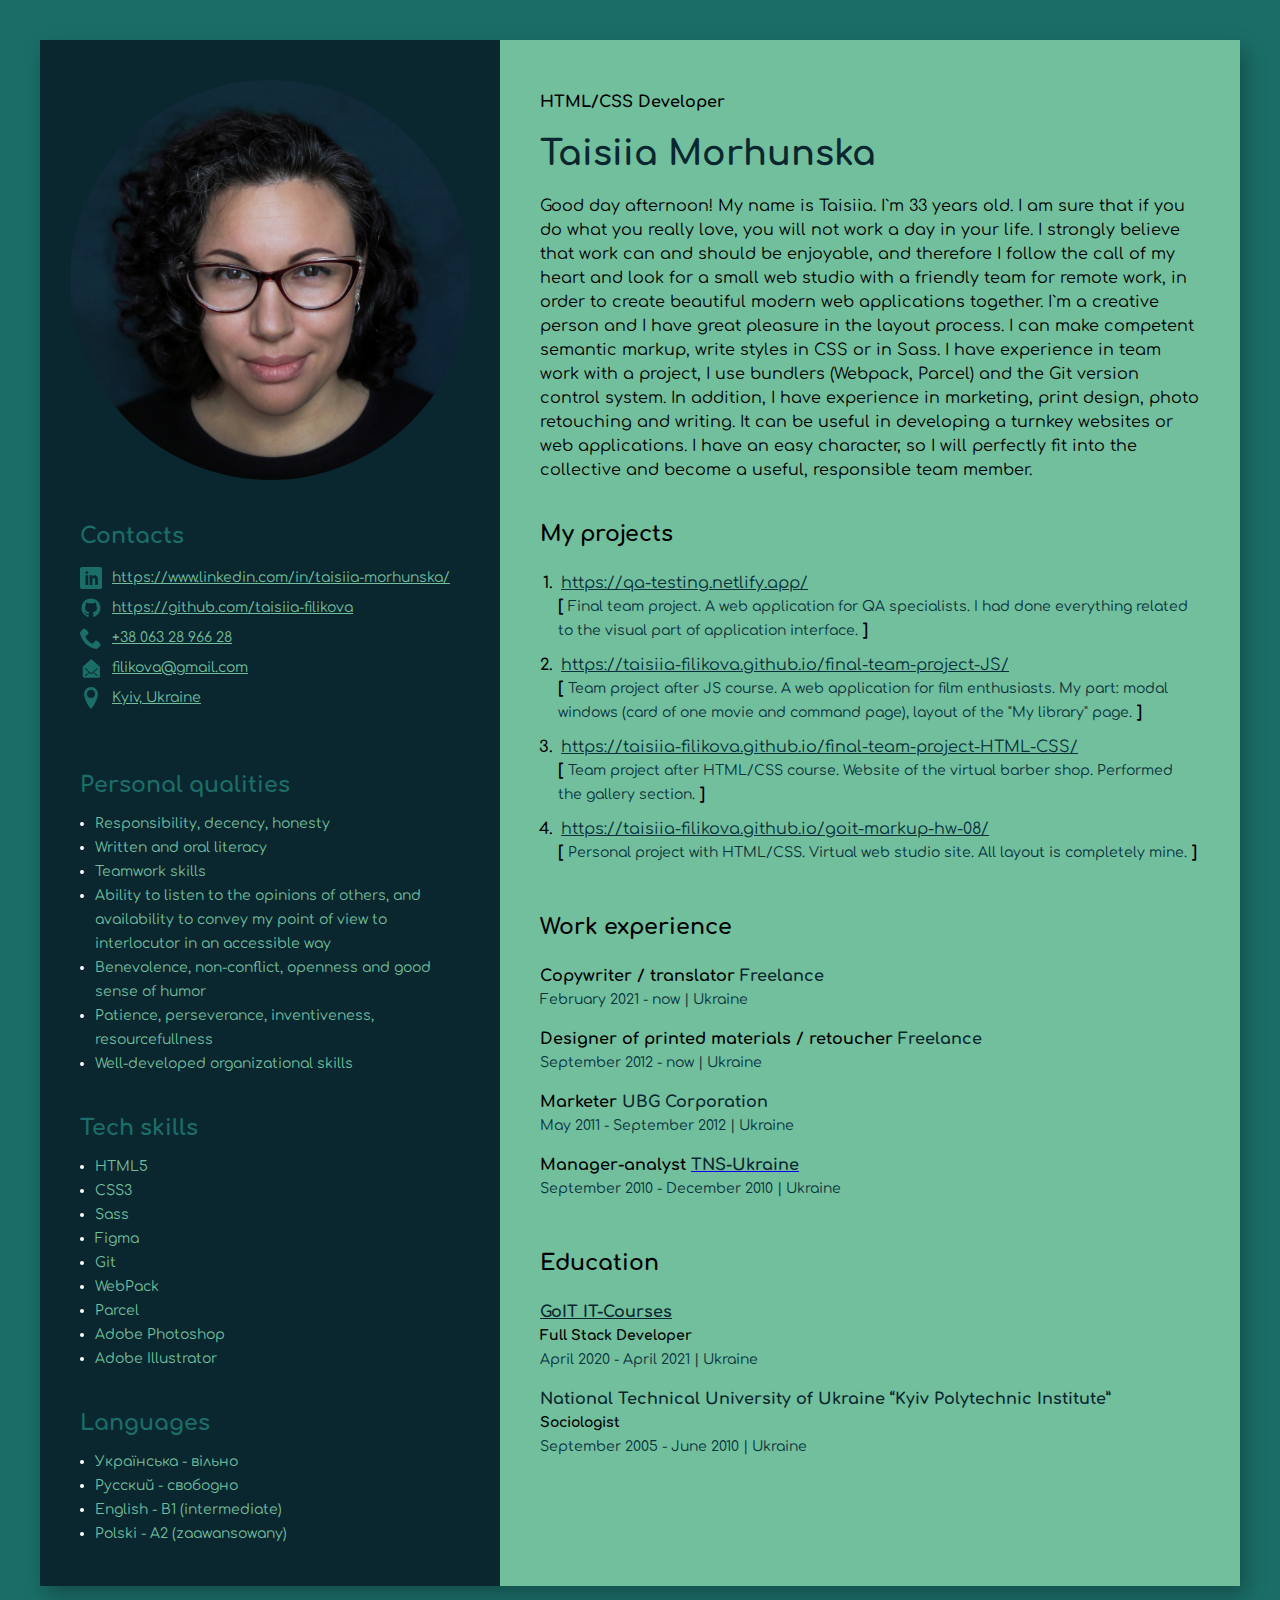
<file: index_english.html>
<!DOCTYPE html>
<html lang="en">

<head>
  <meta charset="UTF-8" />
  <meta name="viewport" content="width=device-width, initial-scale=1.0" />
  <title>Taisiia Morhunska resume</title>
  <link rel="stylesheet" href="./css/style.css" />
  <link href="https://fonts.googleapis.com/css?family=Comfortaa&display=swap" rel="stylesheet" />
  <link rel="stylesheet" href="https://github.com/taisiia-filikova">
</head>

<body>
  <!--main conteiner-->
  <div class="wrapper">
    <aside class="sidebar">
      <img class="photo" src="./img/tm.jpg" alt="Taisiia's Photo" />

      <!--contacts conteiner-->
      <div class="contacts-conteiner">
        <h3 class="contacts-title">Contacts</h3>
        <div class="contacts">
          <svg width="22" height="22" class="icon">
            <use href="./img/sprite.svg#linkedin"></use>
          </svg>
          <a href="https://www.linkedin.com/in/taisiia-morhunska/" class="contacts-link">
            https://www.linkedin.com/in/taisiia-morhunska/
          </a>
        </div>
        <div class="contacts">
          <svg width="22" height="22" class="icon">
            <use href="./img/sprite.svg#github"></use>
          </svg>
          <a href="https://github.com/taisiia-filikova" class="contacts-link">
            https://github.com/taisiia-filikova</a>
        </div>
        <div class="contacts">
          <svg width="22" height="22" class="icon">
            <use href="./img/sprite.svg#phone"></use>
          </svg>
          <a class="contacts-link" href="tel:+380632896628">+38 063 28 966 28</a>
        </div>
        <div class="contacts">
          <svg width="22" height="22" class="icon">
            <use href="./img/sprite.svg#mail"></use>
          </svg>
          <a class="contacts-link" href="mailto:filikova@gmail.com">filikova@gmail.com</a>
        </div>
        <div class="contacts">
          <svg width="22" height="22" class="icon">
            <use href="./img/sprite.svg#location"></use>
          </svg>
          <a href="https://www.google.com/maps/place/%D0%9A%D0%B8%D0%B5%D0%B2,+02000/@50.401699,30.252512,10z/data=!3m1!4b1!4m5!3m4!1s0x40d4cf4ee15a4505:0x764931d2170146fe!8m2!3d50.4501!4d30.5234"
            class="contacts-link">
            Kyiv, Ukraine
          </a>
        </div>
      </div>

      <!--my own skills conteiner-->
      <div class="my-own-skills-conteiner">
        <h3 class="my-own-skills-title">Personal qualities</h3>
        <ul>
          <li class="my-own-skills-item">
            <span class="my-own-skills-text">Responsibility, decency, honesty
            </span>
          </li>
          <li class="my-own-skills-item">
            <span class="my-own-skills-text">Written and oral literacy</span>
          </li>
          <li class="my-own-skills-item">
            <span class="my-own-skills-text">Teamwork skills</span>
          </li>
          <li class="my-own-skills-item">
            <span class="my-own-skills-text">Ability to listen to the opinions of others, and availability to convey my
              point of view to interlocutor in an
              accessible way</span>
          </li>
          <li class="my-own-skills-item">
            <span class="my-own-skills-text">Benevolence, non-conflict, openness and good sense of humor</span>
          </li>
          <li class="my-own-skills-item">
            <span class="my-own-skills-text">Patience, perseverance, inventiveness,
              resourcefullness</span>
          </li>
          <li class="my-own-skills-item">
            <span class="my-own-skills-text">Well-developed organizational skills</span>
          </li>
        </ul>
      </div>

      <!-- tech skills conteiner-->
      <div class="tech-skills-conteiner">
        <h3 class="tech-skills-title">Tech skills</h3>
        <ul>
          <li class="tech-skills-item">
            <span class="tech-skills-text">HTML5</span>
          </li>
          <li class="tech-skills-item">
            <span class="tech-skills-text">CSS3</span>
          </li>
          <li class="tech-skills-item">
            <span class="tech-skills-text">Sass</span>
          </li>
          <li class="tech-skills-item">
            <span class="tech-skills-text">Figma</span>
          </li>
          <li class="tech-skills-item">
            <span class="tech-skills-text">Git</span>
          </li>
          <li class="tech-skills-item">
            <span class="tech-skills-text">WebPack</span>
          </li>
          <li class="tech-skills-item">
            <span class="tech-skills-text">Parcel</span>
          </li>
          <li class="tech-skills-item">
            <span class="tech-skills-text">Adobe Photoshop</span>
          </li>
          <li class="tech-skills-item">
            <span class="tech-skills-text">Adobe Illustrator</span>
          </li>
        </ul>
      </div>

      <!-- tech skills conteiner-->
      <div class="tech-skills-conteiner">
        <h3 class="tech-skills-title">Languages</h3>
        <ul>
          <li class="tech-skills-item">
            <span class="tech-skills-text">Українська - вільно</span>
          </li>
          <li class="tech-skills-item">
            <span class="tech-skills-text">Русский - свободно</span>
          </li>
          <li class="tech-skills-item">
            <span class="tech-skills-text">English - B1 (intermediate)</span>
          </li>
          <li class="tech-skills-item">
            <span class="tech-skills-text">Polski - A2 (zaawansowany)</span>
          </li>
        </ul>
      </div>

    </aside>


    <!-- about me container-->
    <div class="about-me-conteiner">
      <!-- about me main info-->
      <div class="info-conteiner">
        <h2 class="profession">HTML/CSS Developer</h2>
        <h1 class="name">Taisiia Morhunska</h1>
        <p class="description">
          Good day afternoon! My name is Taisiia. I`m 33 years old. I am sure that if you do what you really love, you
          will not
          work a day in your life. I strongly believe that work can and should be enjoyable, and therefore I follow the
          call of my
          heart and look for a small web studio with a friendly team for remote work, in order to create beautiful
          modern web
          applications together. I`m a creative person and I have great pleasure in the layout process. I can make
          competent
          semantic markup, write styles in CSS or in Sass. I have experience in team work with a project, I use bundlers
          (Webpack,
          Parcel) and the Git version control system. In addition, I have experience in marketing, print design, photo
          retouching
          and writing. It can be useful in developing a turnkey websites or web applications. I have an easy character,
          so I will
          perfectly fit into the collective and become a useful, responsible team member.
        </p>
      </div>

      <!-- project conteiner -->
      <div class="project-conteiner">
        <h3 class="about-me-title">My projects</h3>
        <ol>
          <li class="project-item">
            <a class="project-link" href="https://qa-testing.netlify.app/">https://qa-testing.netlify.app/</a><br>
            <!-- <span. class="dots">..................................................................</span> -->
            <span><b>[ </b><span class="tech-name">Final team project. A web application for QA specialists. I had done
                everything related to the visual part of
                application interface.</span><b>
                ]</b></span>
          </li>
          <li class="project-item">
            <a class="project-link"
              href="https://taisiia-filikova.github.io/final-team-project-JS/">https://taisiia-filikova.github.io/final-team-project-JS/</a><br>
            <!-- <span class="dots">................</span> -->
            <span><b>[ </b><span class="tech-name">Team project after JS course. A web application for film enthusiasts.
                My part: modal windows (card of one movie and
                command page), layout of the "My library" page.</span><b> ]</b></span>
          </li>
          <li class="project-item">
            <a class="project-link"
              href="https://taisiia-filikova.github.io/final-team-project-HTML-CSS/">https://taisiia-filikova.github.io/final-team-project-HTML-CSS/</a><br>
            <!-- <span class="dots"></span> -->
            <span><b>[ </b><span class="tech-name">Team project after HTML/CSS course. Website of the virtual barber
                shop. Performed the gallery section.</span><b> ]</b></span>
          </li>
          <li class="project-item">
            <a class="project-link"
              href="https://taisiia-filikova.github.io/goit-markup-hw-08/">https://taisiia-filikova.github.io/goit-markup-hw-08/</a><br>
            <!-- <span class="dots">............</span> -->
            <span><b>[ </b><span class="tech-name">Personal project with HTML/CSS. Virtual web studio site. All layout
                is completely mine.</span><b> ]</b></span>
          </li>
        </ol>
      </div>
      <!--work experience-->
      <div class="about-me-container">
        <h3 class="about-me-title">Work experience</h3>

        <!-- 6th company-->
        <div class="companies">
          <h4 class="profession-title">
            Сopywriter / translator <span class="project-company">Freelance</span>
          </h4>
          <span class="proffesion-time">February 2021 - now | Ukraine</span>
          <!-- <ul class="profession-duties">
            <li class="profession-duties-item">
              написання текстів на задану тематику
            </li>
            <li class="profession-duties-item">
              художній переклад текстів
            </li>
          </ul> -->
        </div>

        <!-- 1st company-->
        <div class="companies">
          <h4 class="profession-title">
            Designer of printed materials / retoucher <span class="project-company">Freelance</span>
          </h4>
          <span class="proffesion-time">September 2012 - now | Ukraine</span>
          <!-- <ul class="profession-duties">
            <li class="profession-duties-item">
              створення дизайну логотипів, друкованої продукцїї
            </li>
            <li class="profession-duties-item">
              підготовка макетів до друку
            </li>
            <li class="profession-duties-item">ретуш фотографій</li>
          </ul> -->
        </div>
        <!-- 2nd company-->
        <!-- <div class="companies">
          <h4 class="profession-title">
            Кравчиня<a href="https://pohvalin.com/"><span class="project-company">
                Pohvalin Leather Workshop</span></a>
          </h4>
          <span class="proffesion-time">грудень 2019 - до цього часу | Україна</span> -->
        <!-- <ul class="profession-duties">
            <li class="profession-duties-item">
              повний цикл створення складних шкіряних аксесуарів (крій, шиття,
              постобробка)
            </li>
            <li class="profession-duties-item">
              участь в конструюванні нових моделей
            </li>
            <li class="profession-duties-item">
              контроль своєчасного і якісного виконання завдань
            </li>
          </ul> -->
        <!-- </div> -->
        <!-- 3d company-->
        <!-- <div class="companies">
          <h4 class="profession-title">
            Кравчиня<a href="https://thewings.com.ua/">
              <span class="project-company">The Wings Leather</span></a>
          </h4>
          <span class="proffesion-time">травень 2018 - грудень 2019 | Україна</span>
          <ul class="profession-duties"> -->
        <!-- <li class="profession-duties-item">шиття аксесуарів зі шкіри</li>
            <li class="profession-duties-item">
              участь в конструюванні нових моделей
            </li>
          </ul> -->
        <!-- </div> -->
        <!-- 4th company-->
        <div class="companies">
          <h4 class="profession-title">
            Marketer <span class="project-company">UBG Corporation</span>
          </h4>
          <span class="proffesion-time">May 2011 - September 2012 | Ukraine</span>
          <!-- <ul class="profession-duties">
            <li class="profession-duties-item">
              виконання заявок на брендовану продукцію, зовнішнє і внутрішнє
              оформлення приміщень
            </li>
            <li class="profession-duties-item">
              складання брифу на виробництво
            </li>
            <li class="profession-duties-item">проведення тендерів</li>
            <li class="profession-duties-item">
              контроль термінів виконання заявок, документообігу із зовнішніми
              підрядниками
            </li>
            <li class="profession-duties-item">створення баз даних</li>
            <li class="profession-duties-item">
              проведення щомісячного моніторингу ринку медичних послуг
            </li>
            <li class="profession-duties-item">
              написання і редагування текстів
            </li>
            <li class="profession-duties-item">
              координування зовнішньої реклами
            </li>
            <li class="profession-duties-item">
              складання аналітичних звітів
            </li>
            <li class="profession-duties-item">
              участь у «мозкових штурмах»: обговорення нових рекламних
              продуктів, ідей для реклами, подарункової продукції та ін.
            </li>
          </ul> -->
        </div>

        <!-- 5th company-->
        <div class="companies">
          <h4 class="profession-title">
            Manager-analyst
            <a href="https://tns-ua.com/">
              <span class="project-company">TNS-Ukraine</span></a>
          </h4>
          <span class="proffesion-time">September 2010 - December 2010 | Ukraine</span>
          <!-- <ul class="profession-duties">
            <li class="profession-duties-item">
              перевірка, перетворення даних
            </li>
            <li class="profession-duties-item">статистичний аналіз</li>
            <li class="profession-duties-item">
              підготовка аналітичних звітів (включаючи корекцію зовнішнього
              вигляду)
            </li>
          </ul> -->
        </div>
      </div>
      <!-- education container-->
      <div class="about-me-container">
        <h3 class="about-me-title">Education</h3>
        <!-- 1t education (потом узнать, почему в браузере перечеркивается отступ) -->
        <div class="study-place1">
          <a class="study-place" href="https://goit.ua/"><span>GoIT IT-Courses</span></a></p>
          <p class="profession-education">Full Stack Developer</p>
          <span class="study-time">April 2020 - April 2021 | Ukraine</span>
        </div>

        <!-- 2nd education-->
        <div>
          <p class="study-place">
            National Technical University of Ukraine “Kyiv Polytechnic Institute”
          </p>
          <p class="profession-education">Sociologist</p>
          <span class="study-time">September 2005 - June 2010 | Ukraine</span>
        </div>
      </div>
    </div>
  </div>
</body>

</html>
</file>
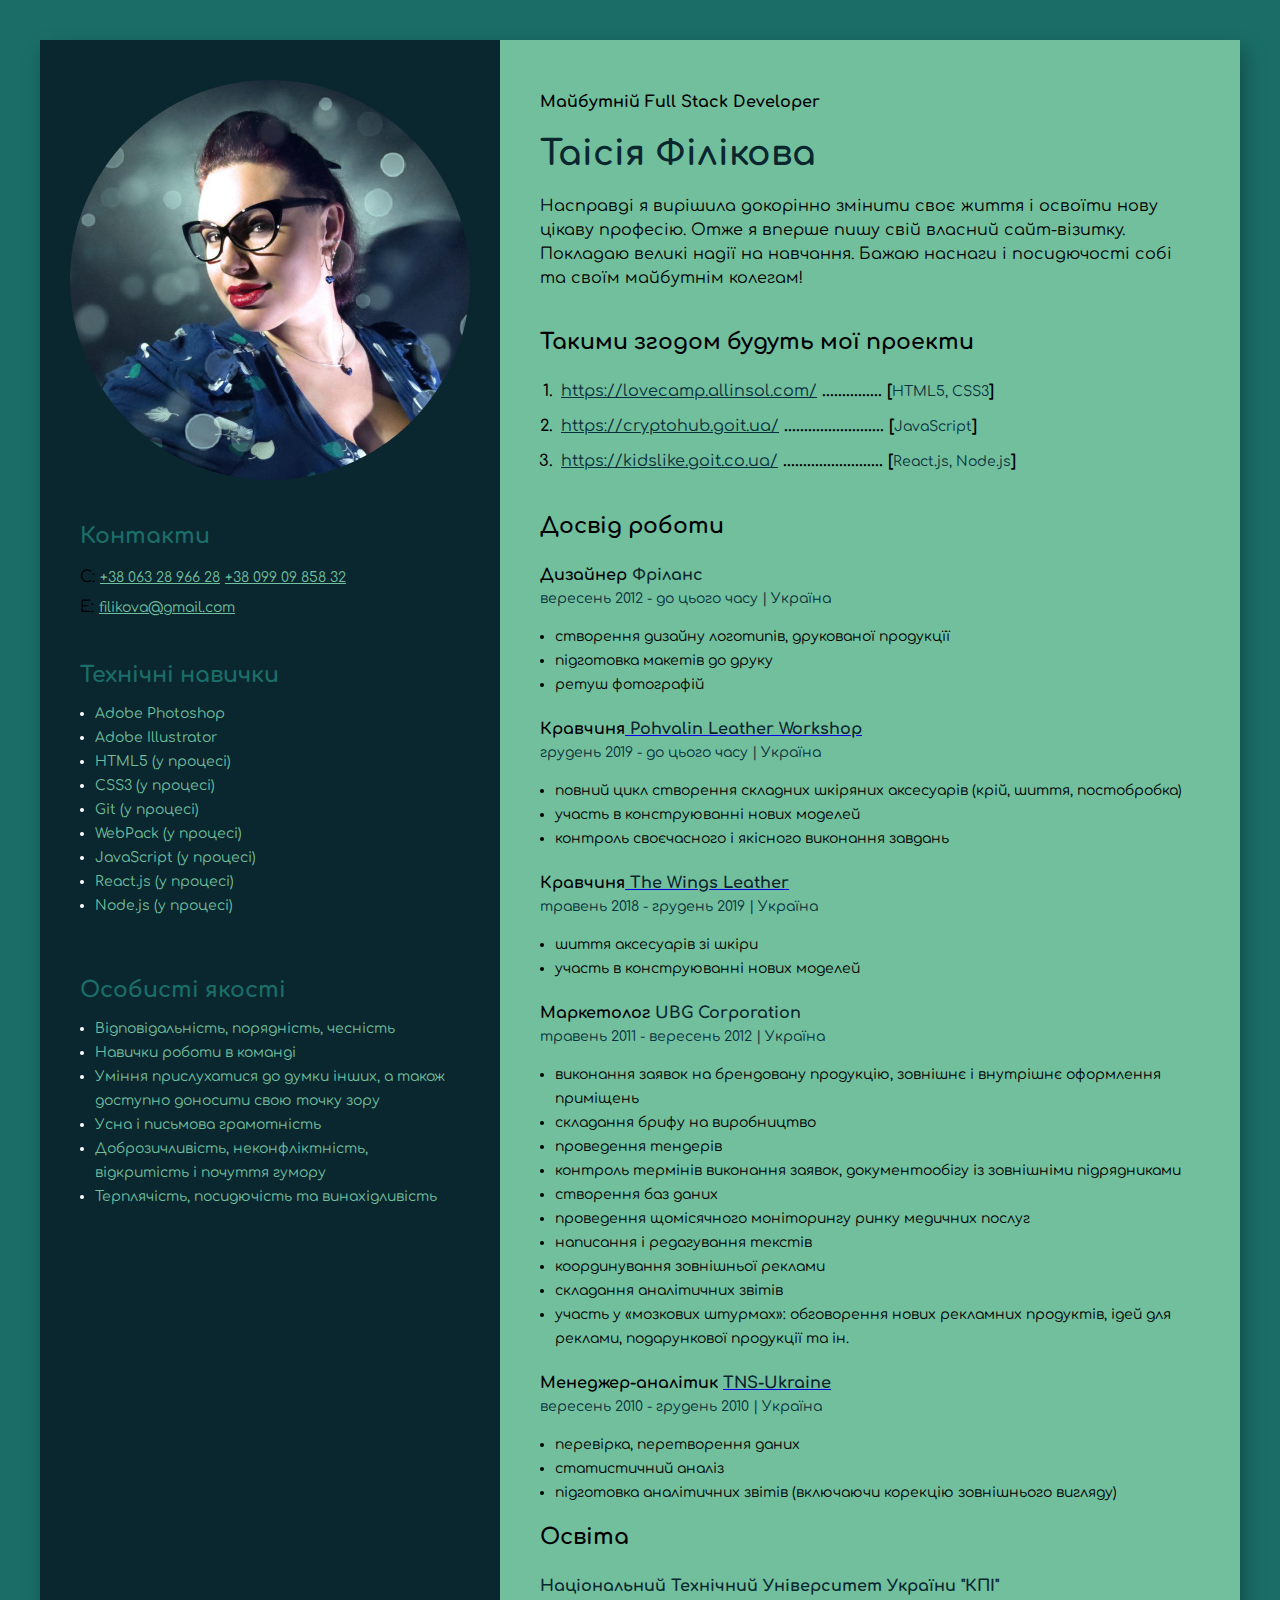
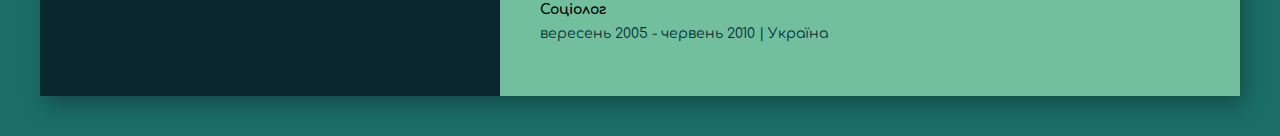
<file: index_old.html>
<!DOCTYPE html>
<html lang="en">
  <head>
    <meta charset="UTF-8" />
    <meta name="viewport" content="width=device-width, initial-scale=1.0" />
    <title>Taisiia Filikova resume</title>
    <link rel="stylesheet" href="./css/style.css" />
    <link
      href="https://fonts.googleapis.com/css?family=Comfortaa&display=swap"
      rel="stylesheet"
    />
  </head>
  <body>
    <!--main conteiner-->
    <div class="wrapper">
      <aside class="sidebar">
        <img class="photo" src="./img/tf.jpg" alt="Taisiia's Photo" />

        <!--contacts conteiner-->
        <div class="contacts-conteiner">
          <h3 class="contacts-title">Контакти</h3>
          <div>
            <span class="contacts-c-and-e">C:</span>
            <a class="contacts-link" href="tel:+380632896628"
              >+38 063 28 966 28</a
            >
            <a class="contacts-link" href="tel:++380990985832"
              >+38 099 09 858 32</a
            >
          </div>
          <div>
            <span class="contacts-c-and-e">E:</span>
            <a class="contacts-link" href="mailto:filikova@gmail.com"
              >filikova@gmail.com</a
            >
          </div>
        </div>

        <!-- tech skills conteiner-->
        <div class="tech-skills-conteiner">
          <h3 class="tech-skills-title">Технічні навички</h3>
          <ul>
            <li class="tech-skills-item">
              <span class="tech-skills-text">Adobe Photoshop</span>
            </li>
            <li class="tech-skills-item">
              <span class="tech-skills-text">Adobe Illustrator</span>
            </li>
            <li class="tech-skills-item">
              <span class="tech-skills-text">HTML5 (у процесі)</span>
            </li>
            <li class="tech-skills-item">
              <span class="tech-skills-text">CSS3 (у процесі)</span>
            </li>
            <li class="tech-skills-item">
              <span class="tech-skills-text">Git (у процесі)</span>
            </li>
            <li class="tech-skills-item">
              <span class="tech-skills-text">WebPack (у процесі)</span>
            </li>
            <li class="tech-skills-item">
              <span class="tech-skills-text">JavaScript (у процесі)</span>
            </li>
            <li class="tech-skills-item">
              <span class="tech-skills-text">React.js (у процесі)</span>
            </li>
            <li class="tech-skills-item">
              <span class="tech-skills-text">Node.js (у процесі)</span>
            </li>
          </ul>
        </div>

        <!--my own skills conteiner-->
        <div class="my-own-skills-conteiner">
          <h3 class="my-own-skills-title">Особисті якості</h3>
          <ul>
            <li class="my-own-skills-item">
              <span class="my-own-skills-text"
                >Відповідальність, порядність, чесність</span
              >
            </li>
            <li class="my-own-skills-item">
              <span class="my-own-skills-text">Навички роботи в команді</span>
            </li>
            <li class="my-own-skills-item">
              <span class="my-own-skills-text"
                >Уміння прислухатися до думки інших, а також доступно доносити
                свою точку зору</span
              >
            </li>
            <li class="my-own-skills-item">
              <span class="my-own-skills-text"
                >Усна і письмова грамотність</span
              >
            </li>
            <li class="my-own-skills-item">
              <span class="my-own-skills-text"
                >Доброзичливість, неконфліктність, відкритість і почуття
                гумору</span
              >
            </li>
            <li class="my-own-skills-item">
              <span class="my-own-skills-text"
                >Терплячість, посидючість та винахідливість</span
              >
            </li>
          </ul>
        </div>
      </aside>

      <!-- about me container-->
      <div class="about-me-conteiner">
        <!-- about me main info-->
        <div class="info-conteiner">
          <h2 class="profession">Майбутній Full Stack Developer</h2>
          <h1 class="name">Таісія Філікова</h1>
          <p class="description">
            Насправді я вирішила докорінно змінити своє життя і освоїти нову
            цікаву професію. Отже я вперше пишу свій власний сайт-візитку.
            Покладаю великі надії на навчання. Бажаю наснаги і посидючості собі
            та своїм майбутнім колегам!
          </p>
        </div>

        <!-- project conteiner-->
        <div class="project-conteiner">
          <h3 class="about-me-title">Такими згодом будуть мої проекти</h3>
          <ol>
            <li class="project-item">
              <a class="project-link" href="https://lovecamp.allinsol.com/"
                >https://lovecamp.allinsol.com/</a
              >
              <span class="dots">...............</span>
              <span
                ><b>[</b><span class="tech-name">HTML5, CSS3</span
                ><b>]</b></span
              >
            </li>
            <li class="project-item">
              <a class="project-link" href="https://cryptohub.goit.ua/"
                >https://cryptohub.goit.ua/</a
              >
              <span class="dots">.........................</span>
              <span
                ><b>[</b><span class="tech-name">JavaScript</span><b>]</b></span
              >
            </li>
            <li class="project-item">
              <a class="project-link" href="https://kidslike.goit.co.ua/"
                >https://kidslike.goit.co.ua/</a
              >
              <span class="dots">.........................</span>
              <span
                ><b>[</b><span class="tech-name">React.js, Node.js</span
                ><b>]</b></span
              >
            </li>
          </ol>
        </div>
        <!--work experience-->
        <div>
          <h3 class="about-me-title">Досвід роботи</h3>

          <!-- 1st company-->
          <div>
            <h4 class="profession-title">
              Дизайнер <span class="project-company">Фріланс</span>
            </h4>
            <span class="proffesion-time"
              >вересень 2012 - до цього часу | Україна</span
            >
            <ul class="profession-duties">
              <li class="profession-duties-item">
                створення дизайну логотипів, друкованої продукцїї
              </li>
              <li class="profession-duties-item">
                підготовка макетів до друку
              </li>
              <li class="profession-duties-item">ретуш фотографій</li>
            </ul>
          </div>
          <!-- 2nd company-->
          <div>
            <h4 class="profession-title">
              Кравчиня<a href="https://pohvalin.com/"
                ><span class="project-company">
                  Pohvalin Leather Workshop</span
                ></a
              >
            </h4>
            <span class="proffesion-time"
              >грудень 2019 - до цього часу | Україна</span
            >
            <ul class="profession-duties">
              <li class="profession-duties-item">
                повний цикл створення складних шкіряних аксесуарів (крій, шиття,
                постобробка)
              </li>
              <li class="profession-duties-item">
                участь в конструюванні нових моделей
              </li>
              <li class="profession-duties-item">
                контроль своєчасного і якісного виконання завдань
              </li>
            </ul>
          </div>
          <!-- 3d company-->
          <div>
            <h4 class="profession-title">
              Кравчиня<a href="https://thewings.com.ua/">
                <span class="project-company">The Wings Leather</span></a
              >
            </h4>
            <span class="proffesion-time"
              >травень 2018 - грудень 2019 | Україна</span
            >
            <ul class="profession-duties">
              <li class="profession-duties-item">шиття аксесуарів зі шкіри</li>
              <li class="profession-duties-item">
                участь в конструюванні нових моделей
              </li>
            </ul>
          </div>
          <!-- 4th company-->
          <div>
            <h4 class="profession-title">
              Маркетолог <span class="project-company">UBG Corporation</span>
            </h4>
            <span class="proffesion-time"
              >травень 2011 - вересень 2012 | Україна</span
            >
            <ul class="profession-duties">
              <li class="profession-duties-item">
                виконання заявок на брендовану продукцію, зовнішнє і внутрішнє
                оформлення приміщень
              </li>
              <li class="profession-duties-item">
                складання брифу на виробництво
              </li>
              <li class="profession-duties-item">проведення тендерів</li>
              <li class="profession-duties-item">
                контроль термінів виконання заявок, документообігу із зовнішніми
                підрядниками
              </li>
              <li class="profession-duties-item">створення баз даних</li>
              <li class="profession-duties-item">
                проведення щомісячного моніторингу ринку медичних послуг
              </li>
              <li class="profession-duties-item">
                написання і редагування текстів
              </li>
              <li class="profession-duties-item">
                координування зовнішньої реклами
              </li>
              <li class="profession-duties-item">
                складання аналітичних звітів
              </li>
              <li class="profession-duties-item">
                участь у «мозкових штурмах»: обговорення нових рекламних
                продуктів, ідей для реклами, подарункової продукції та ін.
              </li>
            </ul>
          </div>

          <!-- 5th company-->
          <div>
            <h4 class="profession-title">
              Менеджер-аналітик
              <a href="https://tns-ua.com/">
                <span class="project-company">TNS-Ukraine</span></a
              >
            </h4>
            <span class="proffesion-time"
              >вересень 2010 - грудень 2010 | Україна</span
            >
            <ul class="profession-duties">
              <li class="profession-duties-item">
                перевірка, перетворення даних
              </li>
              <li class="profession-duties-item">статистичний аналіз</li>
              <li class="profession-duties-item">
                підготовка аналітичних звітів (включаючи корекцію зовнішнього
                вигляду)
              </li>
            </ul>
          </div>
        </div>
        <!-- education container-->
        <div>
          <h3 class="about-me-title">Освіта</h3>
          <!-- 1t education (потом узнать, почему в браузере перечеркивается отступ)
          <div class="study-place1">
            <p class="study-place">GoIT курси IT технологій</p>
            <p class="profession-education">Full Stack Developer</p>
            <span class="study-time">квітень 2020 - до цього часу|Україна</span>
          </div>-->

          <!-- 2nd education-->
          <div>
            <p class="study-place">
              Національний Технічний Університет України "КПІ"
            </p>
            <p class="profession-education">Соціолог</p>
            <span class="study-time"
              >вересень 2005 - червень 2010 | Україна</span
            >
          </div>
        </div>
      </div>
    </div>
  </body>
</html>
</file>
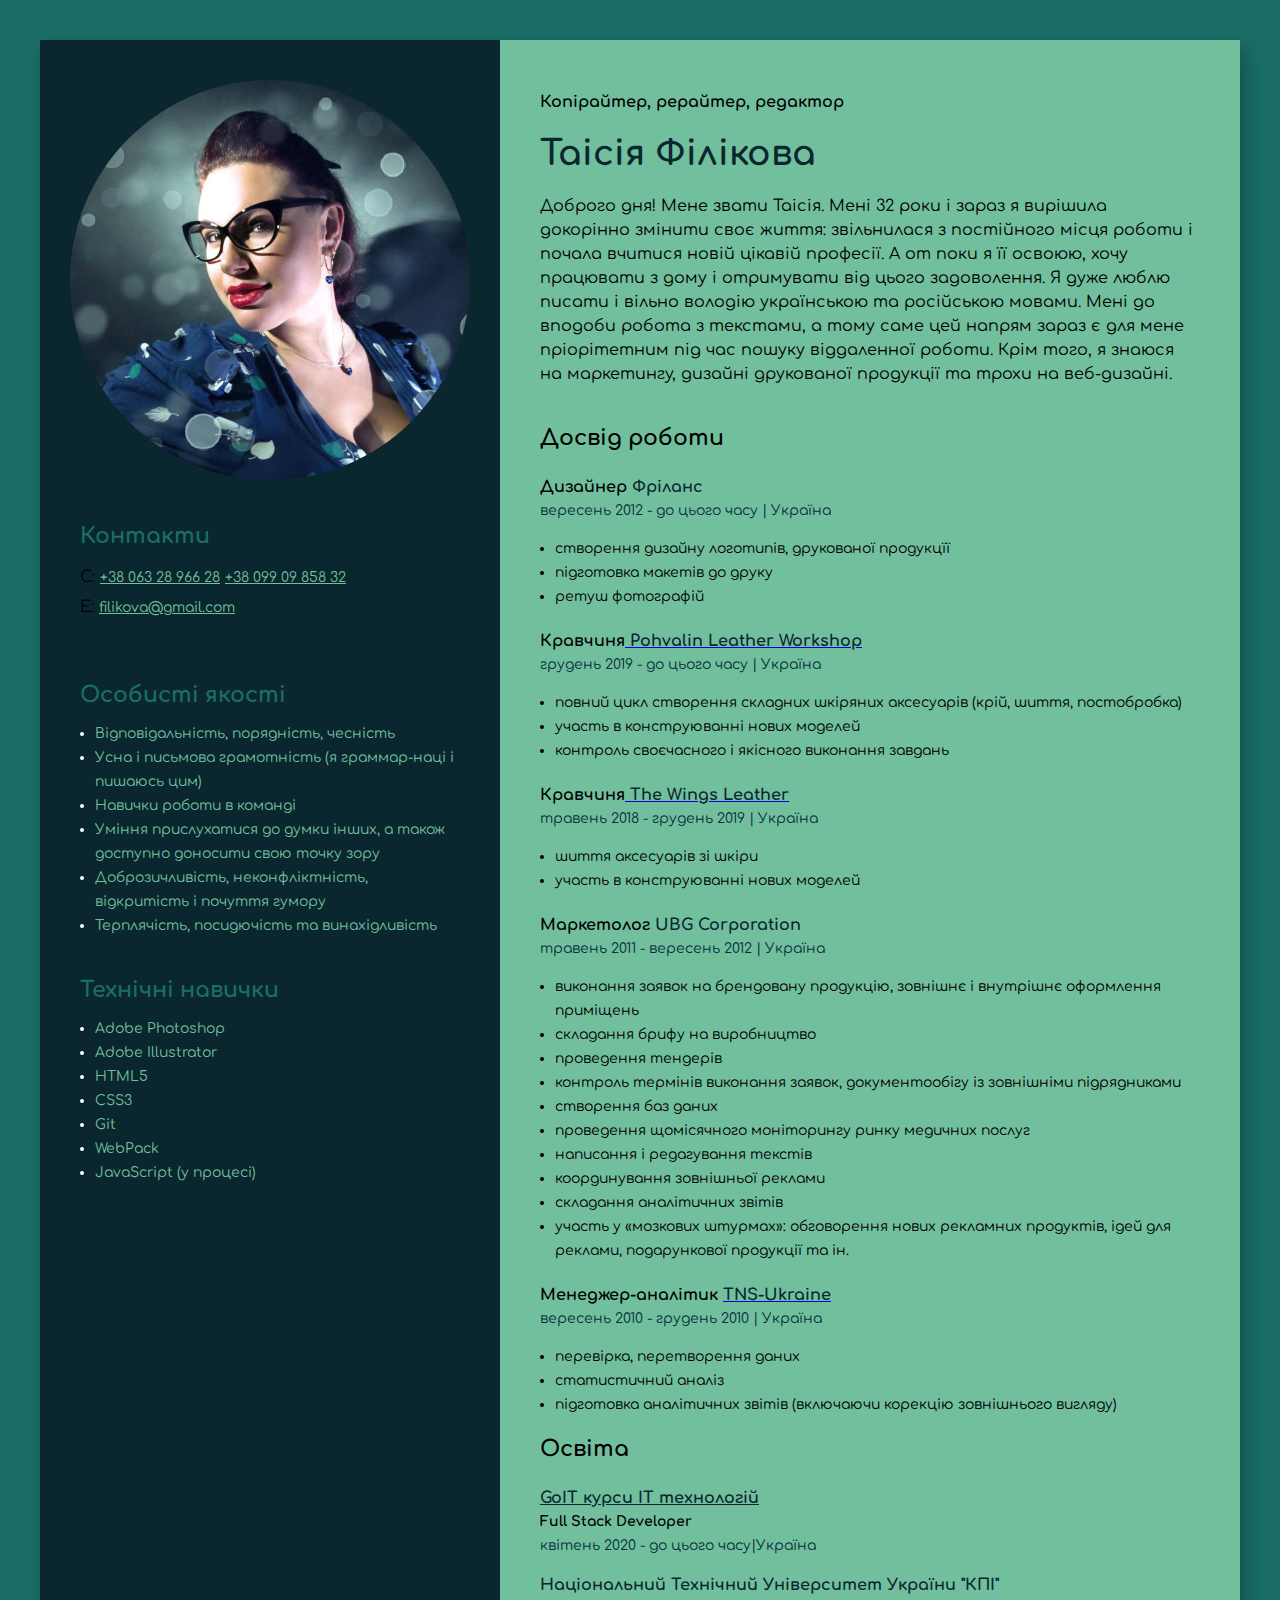
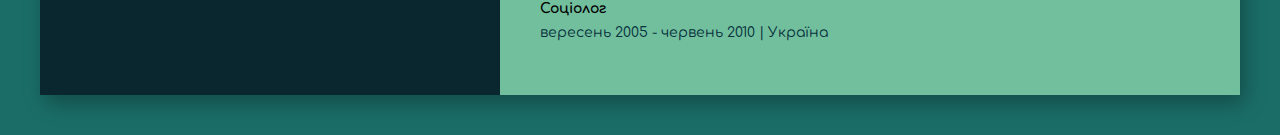
<file: українська.html>
<!DOCTYPE html>
<html lang="en">

<head>
  <meta charset="UTF-8" />
  <meta name="viewport" content="width=device-width, initial-scale=1.0" />
  <title>Taisiia Filikova resume</title>
  <link rel="stylesheet" href="./css/style.css" />
  <link href="https://fonts.googleapis.com/css?family=Comfortaa&display=swap" rel="stylesheet" />
</head>

<body>
  <!--main conteiner-->
  <div class="wrapper">
    <aside class="sidebar">
      <img class="photo" src="./img/tf.jpg" alt="Taisiia's Photo" />

      <!--contacts conteiner-->
      <div class="contacts-conteiner">
        <h3 class="contacts-title">Контакти</h3>
        <div>
          <span class="contacts-c-and-e">C:</span>
          <a class="contacts-link" href="tel:+380632896628">+38 063 28 966 28</a>
          <a class="contacts-link" href="tel:++380990985832">+38 099 09 858 32</a>
        </div>
        <div>
          <span class="contacts-c-and-e">E:</span>
          <a class="contacts-link" href="mailto:filikova@gmail.com">filikova@gmail.com</a>
        </div>
      </div>

      <!--my own skills conteiner-->
      <div class="my-own-skills-conteiner">
        <h3 class="my-own-skills-title">Особисті якості</h3>
        <ul>
          <li class="my-own-skills-item">
            <span class="my-own-skills-text">Відповідальність, порядність, чесність</span>
          </li>
          <li class="my-own-skills-item">
            <span class="my-own-skills-text">Усна і письмова грамотність (я граммар-наці і пишаюсь цим)</span>
          </li>
          <li class="my-own-skills-item">
            <span class="my-own-skills-text">Навички роботи в команді</span>
          </li>
          <li class="my-own-skills-item">
            <span class="my-own-skills-text">Уміння прислухатися до думки інших, а також доступно доносити
              свою точку зору</span>
          </li>
          <li class="my-own-skills-item">
            <span class="my-own-skills-text">Доброзичливість, неконфліктність, відкритість і почуття
              гумору</span>
          </li>
          <li class="my-own-skills-item">
            <span class="my-own-skills-text">Терплячість, посидючість та винахідливість</span>
          </li>
        </ul>
      </div>

      <!-- tech skills conteiner-->
      <div class="tech-skills-conteiner">
        <h3 class="tech-skills-title">Технічні навички</h3>
        <ul>
          <li class="tech-skills-item">
            <span class="tech-skills-text">Adobe Photoshop</span>
          </li>
          <li class="tech-skills-item">
            <span class="tech-skills-text">Adobe Illustrator</span>
          </li>
          <li class="tech-skills-item">
            <span class="tech-skills-text">HTML5</span>
          </li>
          <li class="tech-skills-item">
            <span class="tech-skills-text">CSS3</span>
          </li>
          <li class="tech-skills-item">
            <span class="tech-skills-text">Git</span>
          </li>
          <li class="tech-skills-item">
            <span class="tech-skills-text">WebPack</span>
          </li>
          <li class="tech-skills-item">
            <span class="tech-skills-text">JavaScript (у процесі)</span>
          </li>
        </ul>
      </div>

    </aside>


    <!-- about me container-->
    <div class="about-me-conteiner">
      <!-- about me main info-->
      <div class="info-conteiner">
        <h2 class="profession">Копірайтер, рерайтер, редактор</h2>
        <h1 class="name">Таісія Філікова</h1>
        <p class="description">
          Доброго дня! Мене звати Таісія. Мені 32 роки і зараз я вирішила докорінно змінити своє життя: звільнилася з
          постійного місця роботи і почала вчитися новій
          цікавій професії. А от поки я її освоюю, хочу працювати з дому і отримувати від цього задоволення. Я дуже
          люблю
          писати і вільно володію українською та російською мовами. Мені до вподоби робота з текстами, а тому саме цей
          напрям зараз є для мене пріорітетним під час пошуку віддаленної роботи. Крім того, я знаюся на
          маркетингу, дизайні друкованої продукції та трохи на веб-дизайні.
        </p>
      </div>

      <!-- project conteiner
      <div class="project-conteiner">
        <h3 class="about-me-title">Такими згодом будуть мої проекти</h3>
        <ol>
          <li class="project-item">
            <a class="project-link" href="https://lovecamp.allinsol.com/">https://lovecamp.allinsol.com/</a>
            <span class="dots">...............</span>
            <span><b>[</b><span class="tech-name">HTML5, CSS3</span><b>]</b></span>
          </li>
          <li class="project-item">
            <a class="project-link" href="https://cryptohub.goit.ua/">https://cryptohub.goit.ua/</a>
            <span class="dots">.........................</span>
            <span><b>[</b><span class="tech-name">JavaScript</span><b>]</b></span>
          </li>
          <li class="project-item">
            <a class="project-link" href="https://kidslike.goit.co.ua/">https://kidslike.goit.co.ua/</a>
            <span class="dots">.........................</span>
            <span><b>[</b><span class="tech-name">React.js, Node.js</span><b>]</b></span>
          </li>
        </ol>
      </div> -->
      <!--work experience-->
      <div>
        <h3 class="about-me-title">Досвід роботи</h3>

        <!-- 1st company-->
        <div>
          <h4 class="profession-title">
            Дизайнер <span class="project-company">Фріланс</span>
          </h4>
          <span class="proffesion-time">вересень 2012 - до цього часу | Україна</span>
          <ul class="profession-duties">
            <li class="profession-duties-item">
              створення дизайну логотипів, друкованої продукцїї
            </li>
            <li class="profession-duties-item">
              підготовка макетів до друку
            </li>
            <li class="profession-duties-item">ретуш фотографій</li>
          </ul>
        </div>
        <!-- 2nd company-->
        <div>
          <h4 class="profession-title">
            Кравчиня<a href="https://pohvalin.com/"><span class="project-company">
                Pohvalin Leather Workshop</span></a>
          </h4>
          <span class="proffesion-time">грудень 2019 - до цього часу | Україна</span>
          <ul class="profession-duties">
            <li class="profession-duties-item">
              повний цикл створення складних шкіряних аксесуарів (крій, шиття,
              постобробка)
            </li>
            <li class="profession-duties-item">
              участь в конструюванні нових моделей
            </li>
            <li class="profession-duties-item">
              контроль своєчасного і якісного виконання завдань
            </li>
          </ul>
        </div>
        <!-- 3d company-->
        <div>
          <h4 class="profession-title">
            Кравчиня<a href="https://thewings.com.ua/">
              <span class="project-company">The Wings Leather</span></a>
          </h4>
          <span class="proffesion-time">травень 2018 - грудень 2019 | Україна</span>
          <ul class="profession-duties">
            <li class="profession-duties-item">шиття аксесуарів зі шкіри</li>
            <li class="profession-duties-item">
              участь в конструюванні нових моделей
            </li>
          </ul>
        </div>
        <!-- 4th company-->
        <div>
          <h4 class="profession-title">
            Маркетолог <span class="project-company">UBG Corporation</span>
          </h4>
          <span class="proffesion-time">травень 2011 - вересень 2012 | Україна</span>
          <ul class="profession-duties">
            <li class="profession-duties-item">
              виконання заявок на брендовану продукцію, зовнішнє і внутрішнє
              оформлення приміщень
            </li>
            <li class="profession-duties-item">
              складання брифу на виробництво
            </li>
            <li class="profession-duties-item">проведення тендерів</li>
            <li class="profession-duties-item">
              контроль термінів виконання заявок, документообігу із зовнішніми
              підрядниками
            </li>
            <li class="profession-duties-item">створення баз даних</li>
            <li class="profession-duties-item">
              проведення щомісячного моніторингу ринку медичних послуг
            </li>
            <li class="profession-duties-item">
              написання і редагування текстів
            </li>
            <li class="profession-duties-item">
              координування зовнішньої реклами
            </li>
            <li class="profession-duties-item">
              складання аналітичних звітів
            </li>
            <li class="profession-duties-item">
              участь у «мозкових штурмах»: обговорення нових рекламних
              продуктів, ідей для реклами, подарункової продукції та ін.
            </li>
          </ul>
        </div>

        <!-- 5th company-->
        <div>
          <h4 class="profession-title">
            Менеджер-аналітик
            <a href="https://tns-ua.com/">
              <span class="project-company">TNS-Ukraine</span></a>
          </h4>
          <span class="proffesion-time">вересень 2010 - грудень 2010 | Україна</span>
          <ul class="profession-duties">
            <li class="profession-duties-item">
              перевірка, перетворення даних
            </li>
            <li class="profession-duties-item">статистичний аналіз</li>
            <li class="profession-duties-item">
              підготовка аналітичних звітів (включаючи корекцію зовнішнього
              вигляду)
            </li>
          </ul>
        </div>
      </div>
      <!-- education container-->
      <div>
        <h3 class="about-me-title">Освіта</h3>
        <!-- 1t education (потом узнать, почему в браузере перечеркивается отступ) -->
        <div class="study-place1">
          <a class="study-place" href="https://goit.ua/"><span>GoIT курси IT технологій</span></a></p>
          <p class="profession-education">Full Stack Developer</p>
          <span class="study-time">квітень 2020 - до цього часу|Україна</span>
        </div>

        <!-- 2nd education-->
        <div>
          <p class="study-place">
            Національний Технічний Університет України "КПІ"
          </p>
          <p class="profession-education">Соціолог</p>
          <span class="study-time">вересень 2005 - червень 2010 | Україна</span>
        </div>
      </div>
    </div>
  </div>
</body>

</html>
</file>
<file: css/style.css>
* {
  margin: 0;
  padding: 0;
  box-sizing: border-box;
}
body {
  background-color: #1b6e68;
  font-family: "Comfortaa", cursive;
  padding: 40px;
}

.wrapper {
  background: #72bf9e;
  display: flex;
  max-width: 1200px;
  margin: 0 auto;
  box-shadow: 5px 9px 20px rgba(0, 0, 0, 0.3);
}

.sidebar {
  background: #0a272f;
  width: 500px;
  height: auto;
  padding-top: 40px;
  padding-bottom: 40px;
}

.photo {
  width: 400px;
  border-radius: 200px;
  /* margin-top: 10px; */
  margin-left: 30px;
  margin-right: 30px;
  /* border: solid 3px#72bf9e; */
}

.about-me-conteiner {
  padding-left: 40px;
  padding-right: 40px;
  padding-top: 50px;
  padding-bottom: 50px;
}

.contacts-conteiner {
  margin-top: 40px;
  margin-left: 40px;
  margin-right: 40px;
}

.contacts {
  display: flex;
  justify-content: flex-start;
  align-items: center;
}

.contacts-title {
  font-size: 22px;
  font-weight: 700;
  line-height: 24px;
  color: #1b6e68;
  margin-bottom: 15px;
}

.contacts-link {
  font-size: 14px;
  font-weight: 400;
  line-height: 30px;
  color: #72bf9e;
}

.icon {
  fill: #1b6e68;
  margin-right: 10px;
}
.tech-skills-title {
  font-size: 22px;
  font-weight: 700;
  line-height: 24px;
  color: #1b6e68;
  margin-bottom: 15px;
}
.tech-skills-conteiner {
  margin-left: 40px;
  margin-right: 40px;
  margin-top: 40px;
}

.tech-skills-item {
  font-size: 14px;
  font-weight: 400;
  line-height: 24px;
  color: #ffffff;
  margin-left: 15px;
}
.tech-skills-text {
  color: #72bf9e;
}

.my-own-skills-title {
  font-size: 22px;
  font-weight: 700;
  line-height: 24px;
  color: #1b6e68;
  margin-bottom: 15px;
}

.my-own-skills-conteiner {
  margin-left: 40px;
  margin-right: 40px;
  margin-top: 60px;
}

.my-own-skills-item {
  font-size: 14px;
  font-weight: 400;
  line-height: 24px;
  color: #ffffff;
  margin-left: 15px;
}

.my-own-skills-text {
  color: #72bf9e;
}

.profession {
  font-size: 16px;
  font-weight: 700;
  line-height: 24px;
  /* margin-bottom: 15px; */
}

.name {
  font-size: 35px;
  font-weight: 700;
  line-height: 80px;
  color: #0a272f;
}

.description {
  font-size: 16px;
  font-weight: 400;
  line-height: 24px;
  /* margin-top: 24px; */
}

.info-conteiner {
  margin-bottom: 40px;
}

.project-conteiner {
  margin-bottom: 40px;
}

.about-me-container {
  margin-top: 50px;
}

.about-me-title {
  font-size: 22px;
  font-weight: 700;
  line-height: 24px;
  margin-bottom: 25px;
}

.project-item {
  margin-bottom: 10px;
}

.project-link {
  color: #06303b;
  font-size: 16px;
  font-weight: 400;
  line-height: 24px;
  margin-left: 3px;
  margin-bottom: 5px;
}

.tech-name {
  color: #06303b;
  font-size: 14px;
  font-weight: 400;
  line-height: 24px;
}

/* .dots {
  color: #06303b;
  font-weight: 100;
} */

.project-item {
  font-weight: 700;
  margin-left: 18px;
}
.project-item::marker {
  font-weight: 600;
}

.companies {
  margin-bottom: 15px;
}

.profession-title {
  font-size: 16px;
  font-weight: 700;
  line-height: 24px;
  /* margin-top: 10px; */
  /* margin-bottom: 10px; */
}

.project-company {
  color: #0a272f;
}

.proffesion-time {
  color: #06303b;
  font-size: 14px;
  font-weight: 400;
  line-height: 24px;
}

.profession-duties {
  margin-top: 14px;
  margin-bottom: 20px;
}

.profession-duties-item {
  font-size: 14px;
  font-weight: 400;
  line-height: 24px;
  margin-left: 15px;
}

.study-place {
  font-size: 16px;
  font-weight: 700;
  line-height: 24px;
  margin-bottom: 20 px;
  color: #0a272f;
}

.study-place1 {
  margin-bottom: 15px;
}

.profession-education {
  font-size: 14px;
  font-weight: 700;
  line-height: 24px;
}

.study-time {
  color: #06303b;
  font-size: 14px;
  font-weight: 400;
  line-height: 24px;
}
</file>
